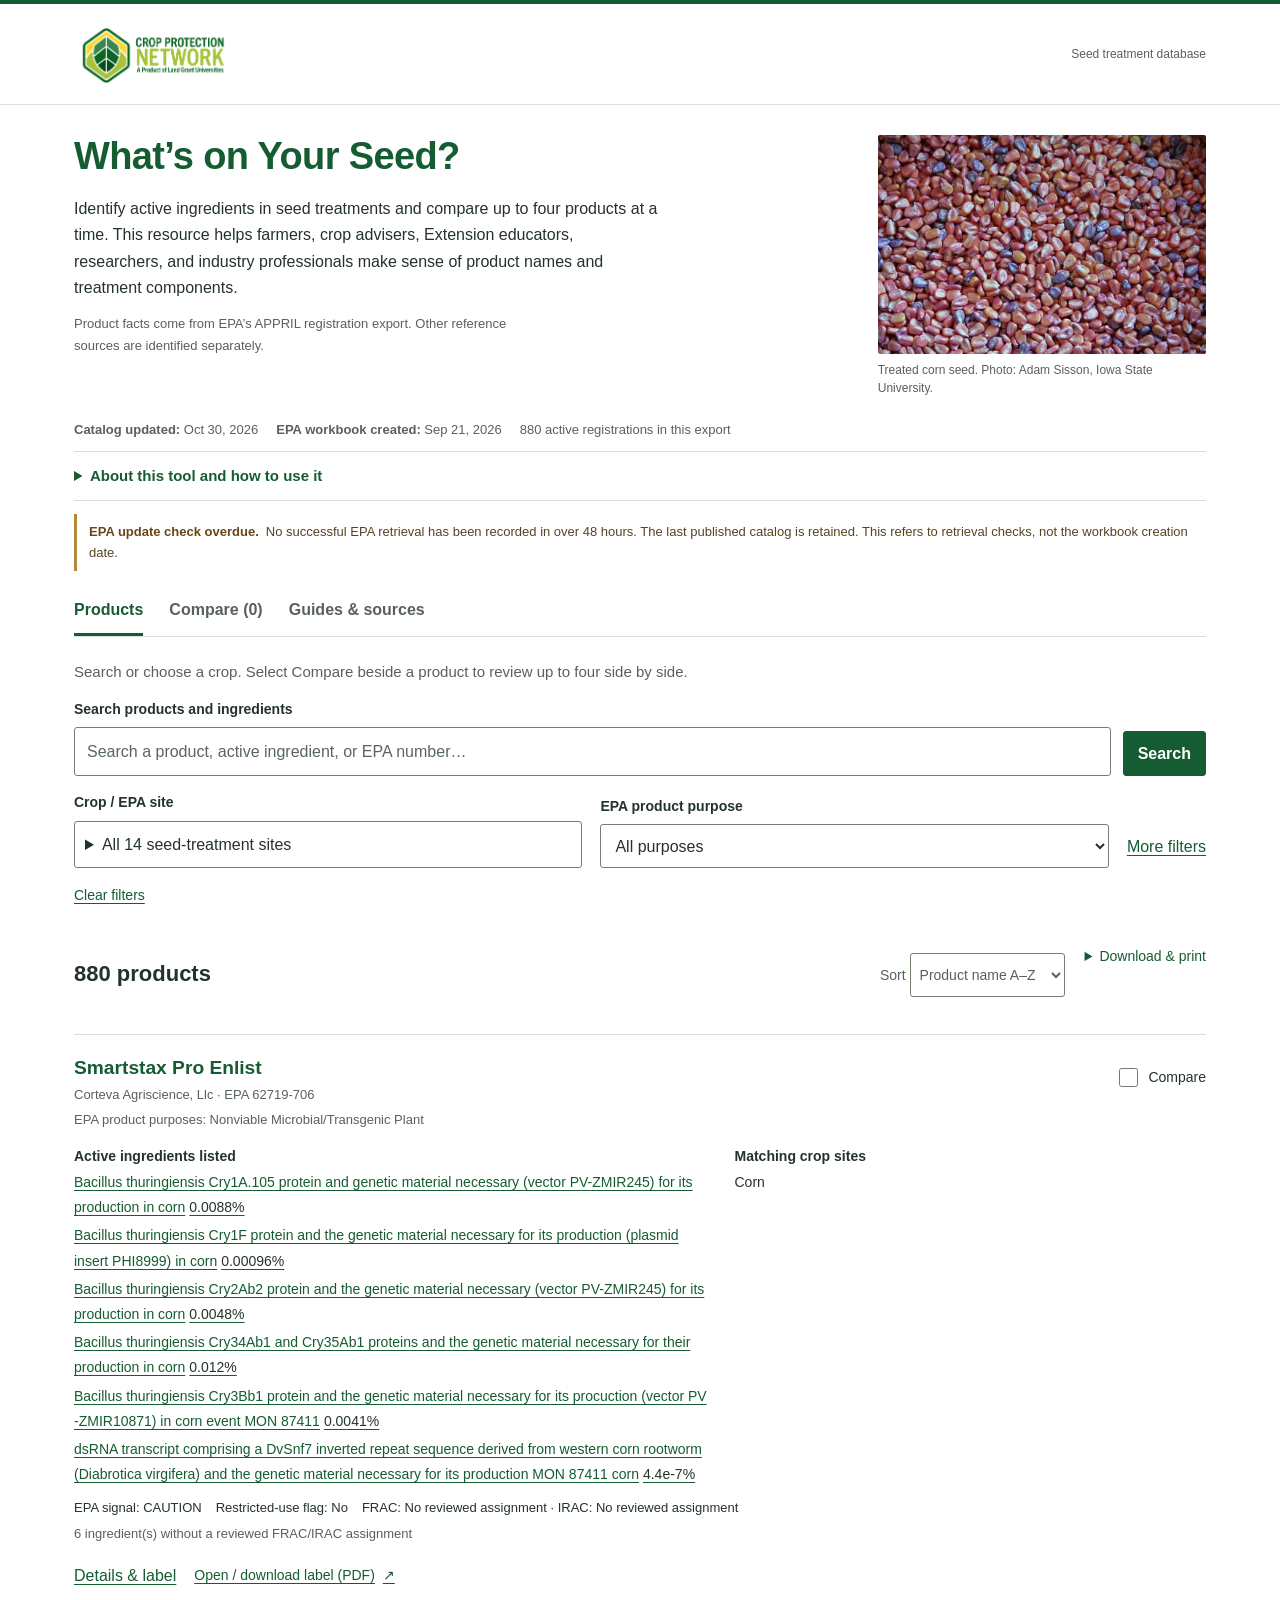
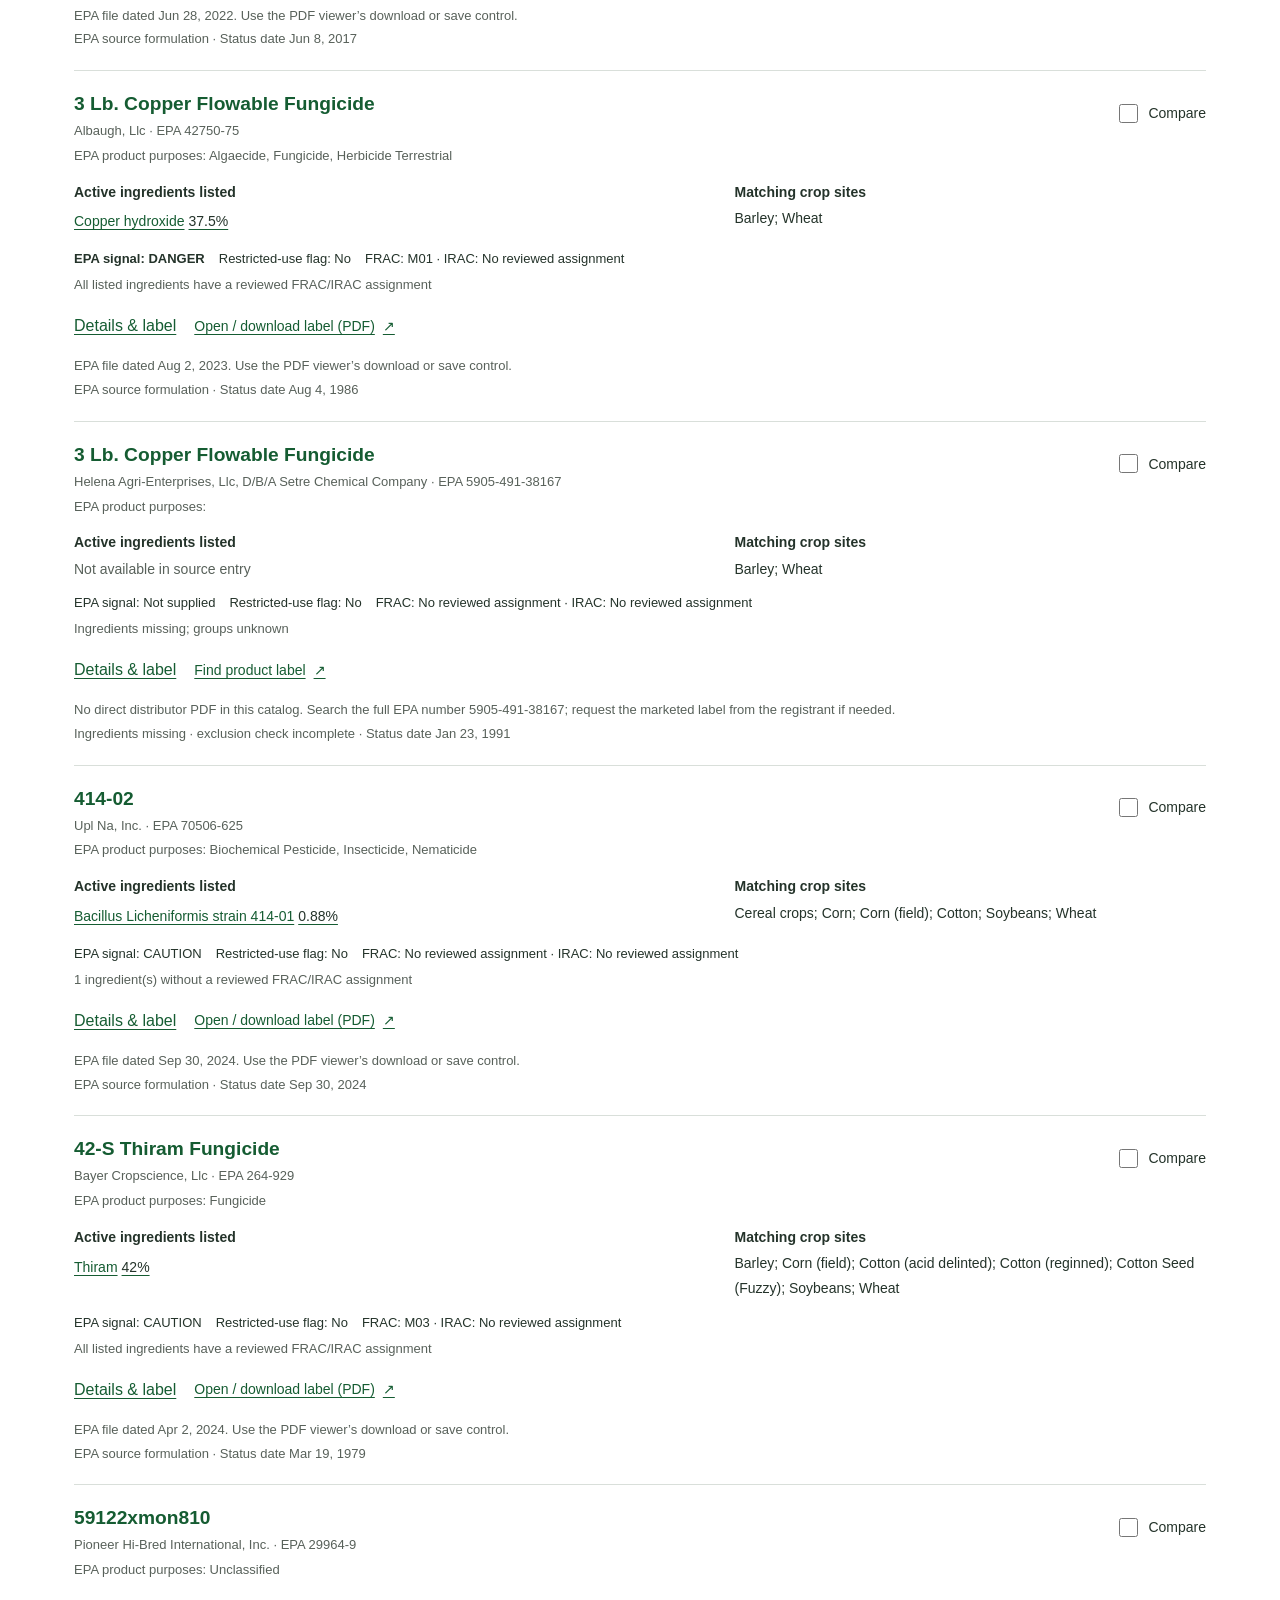
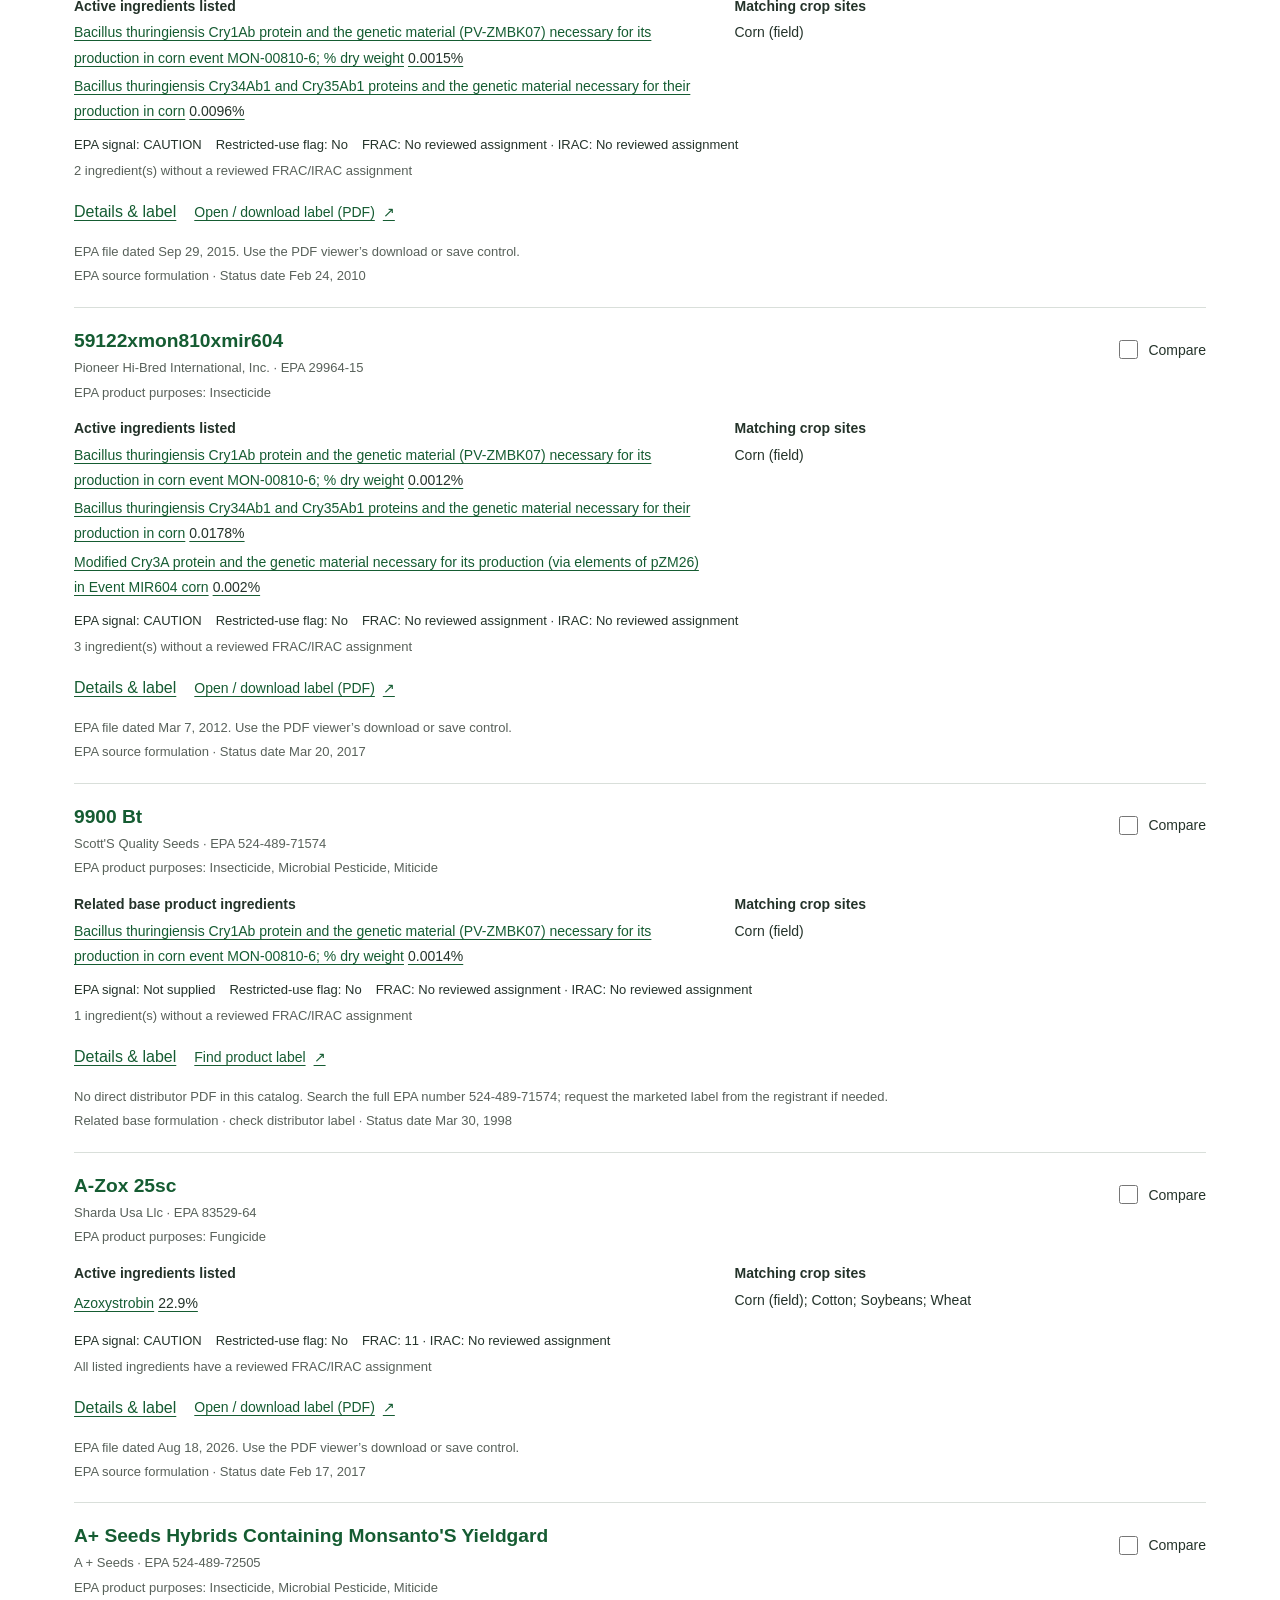
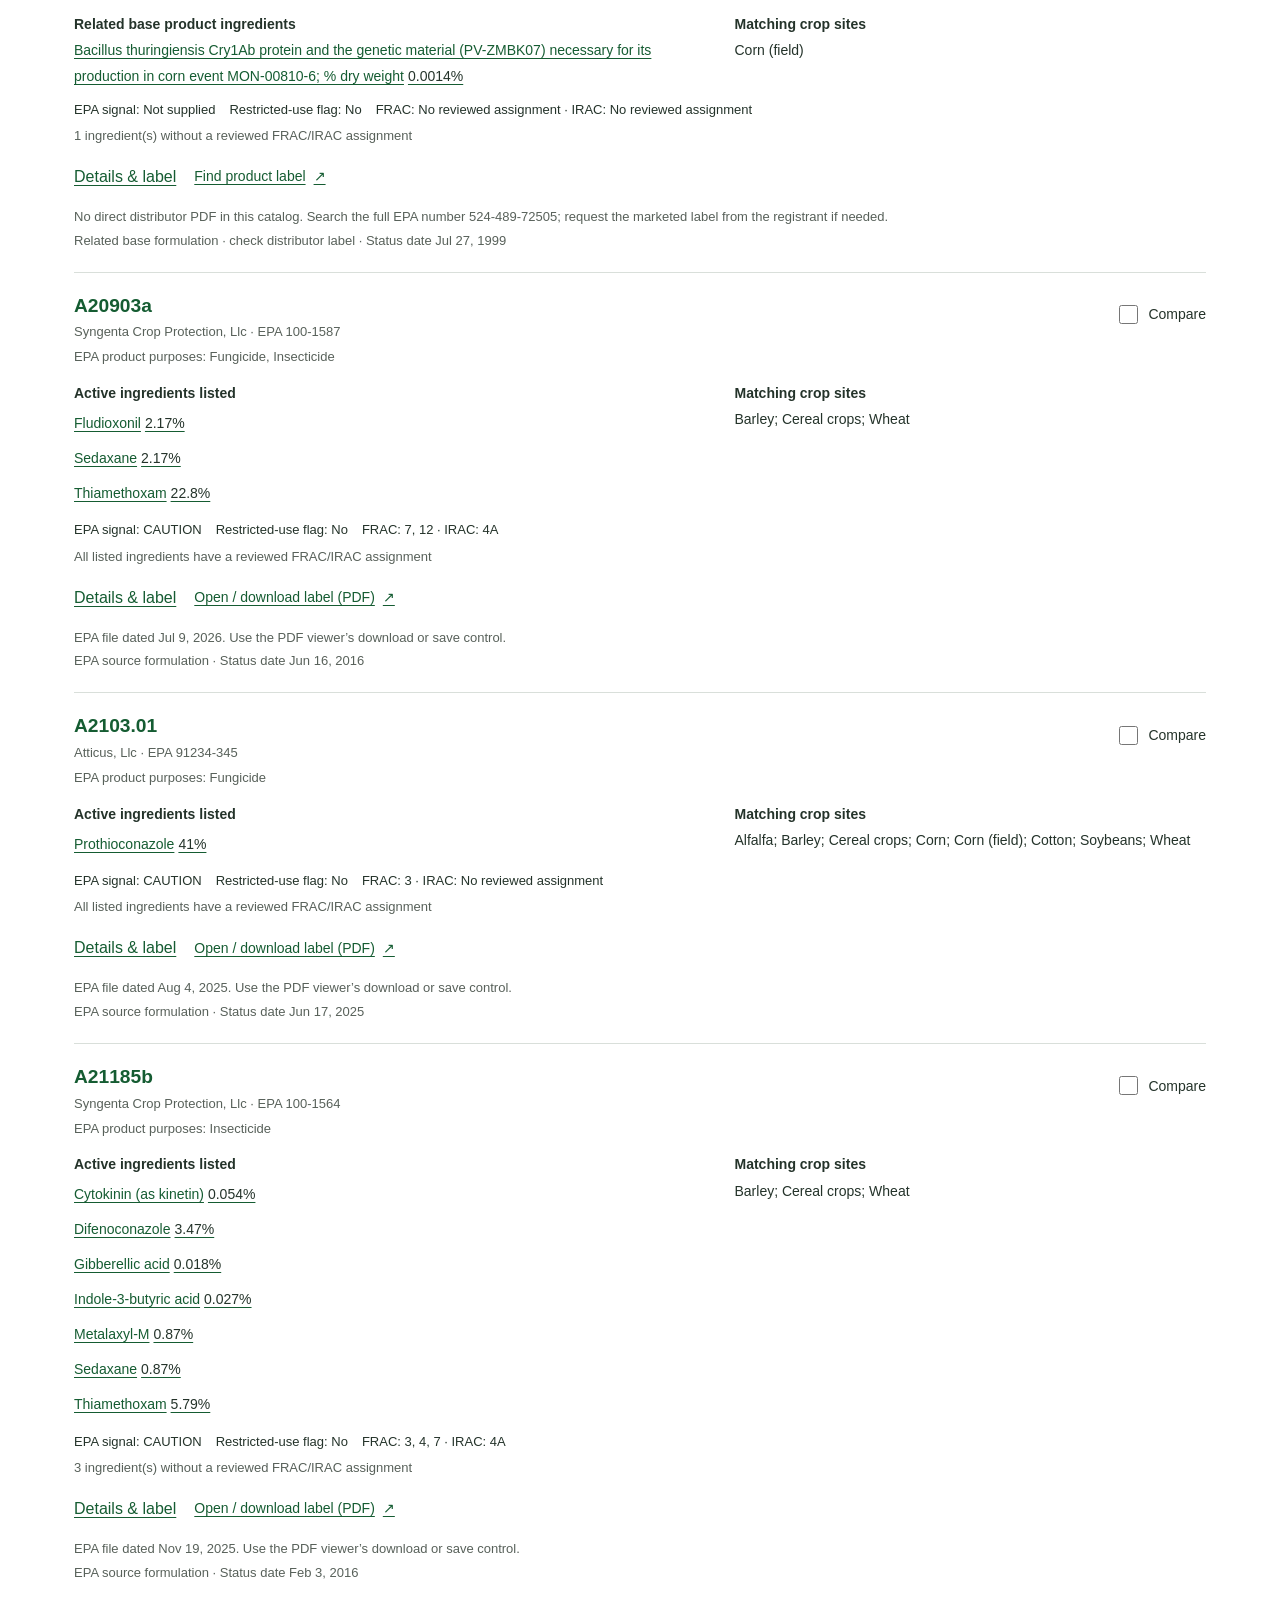
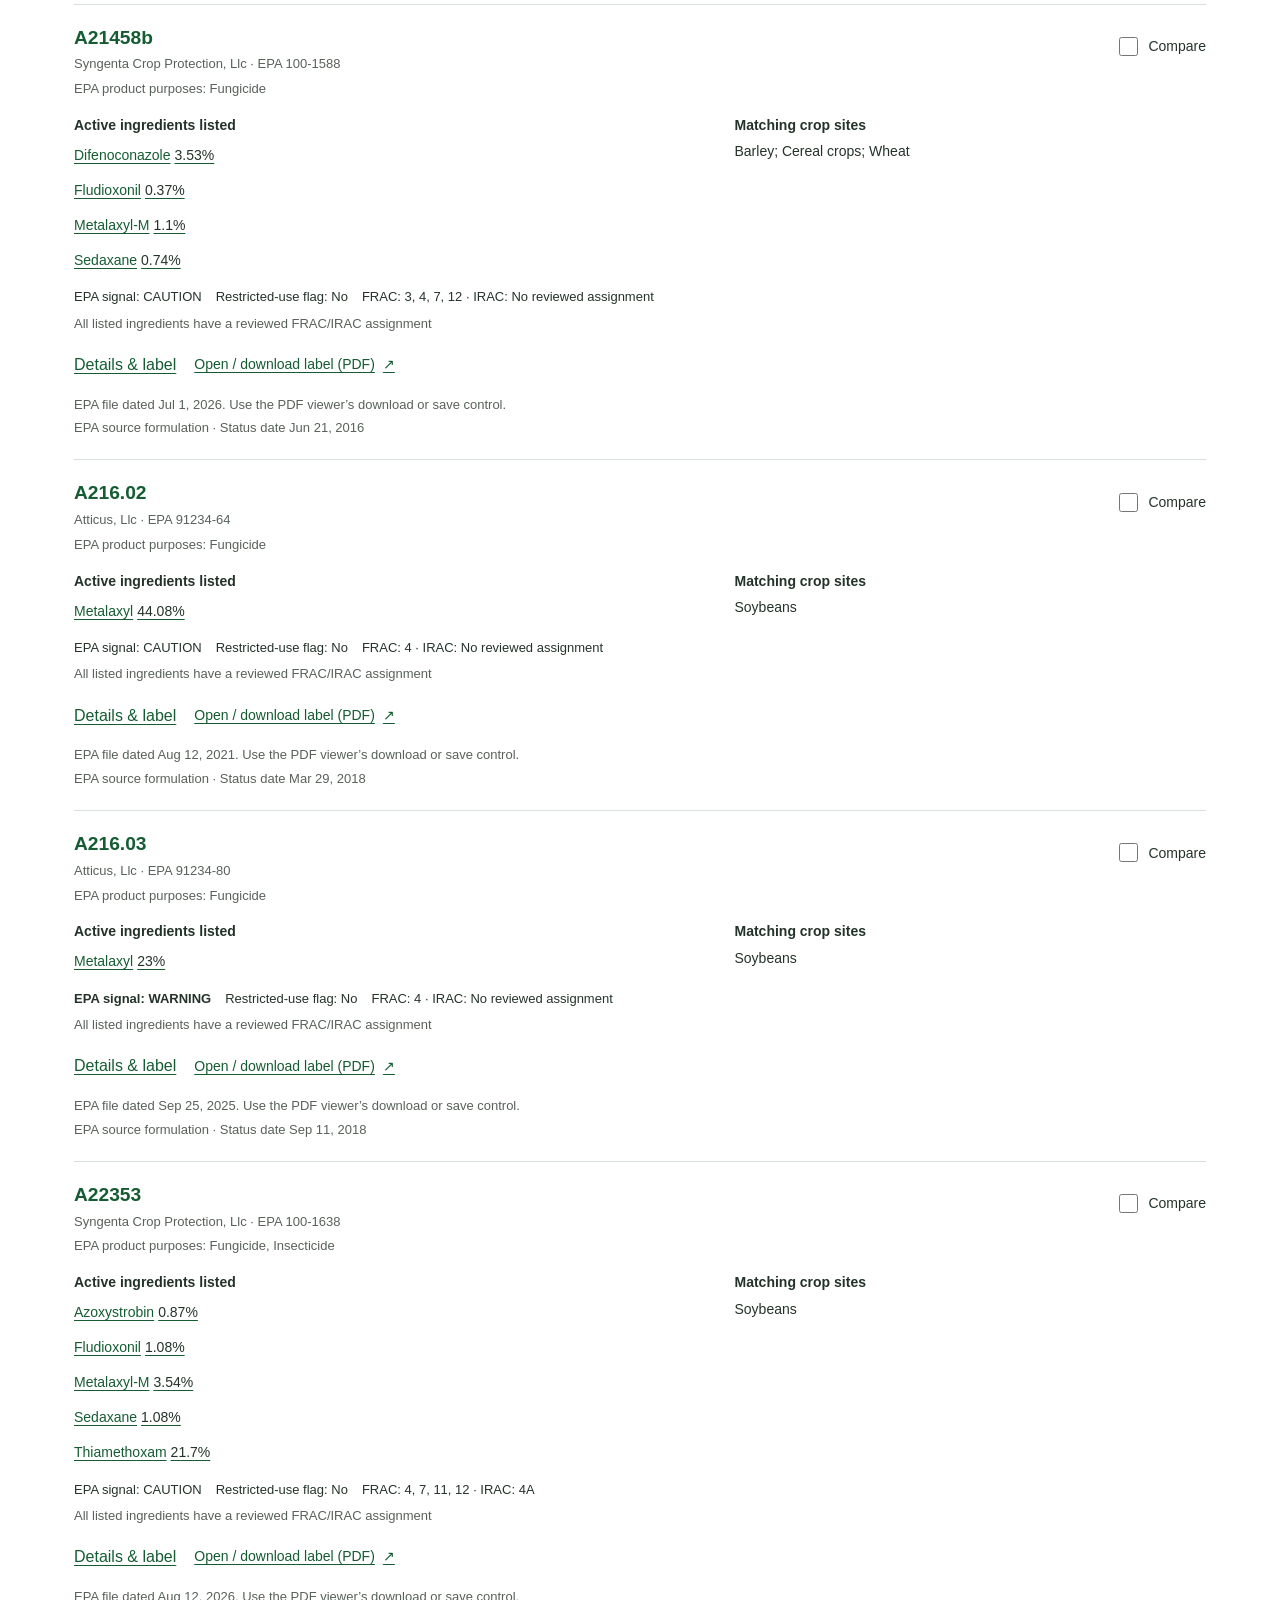
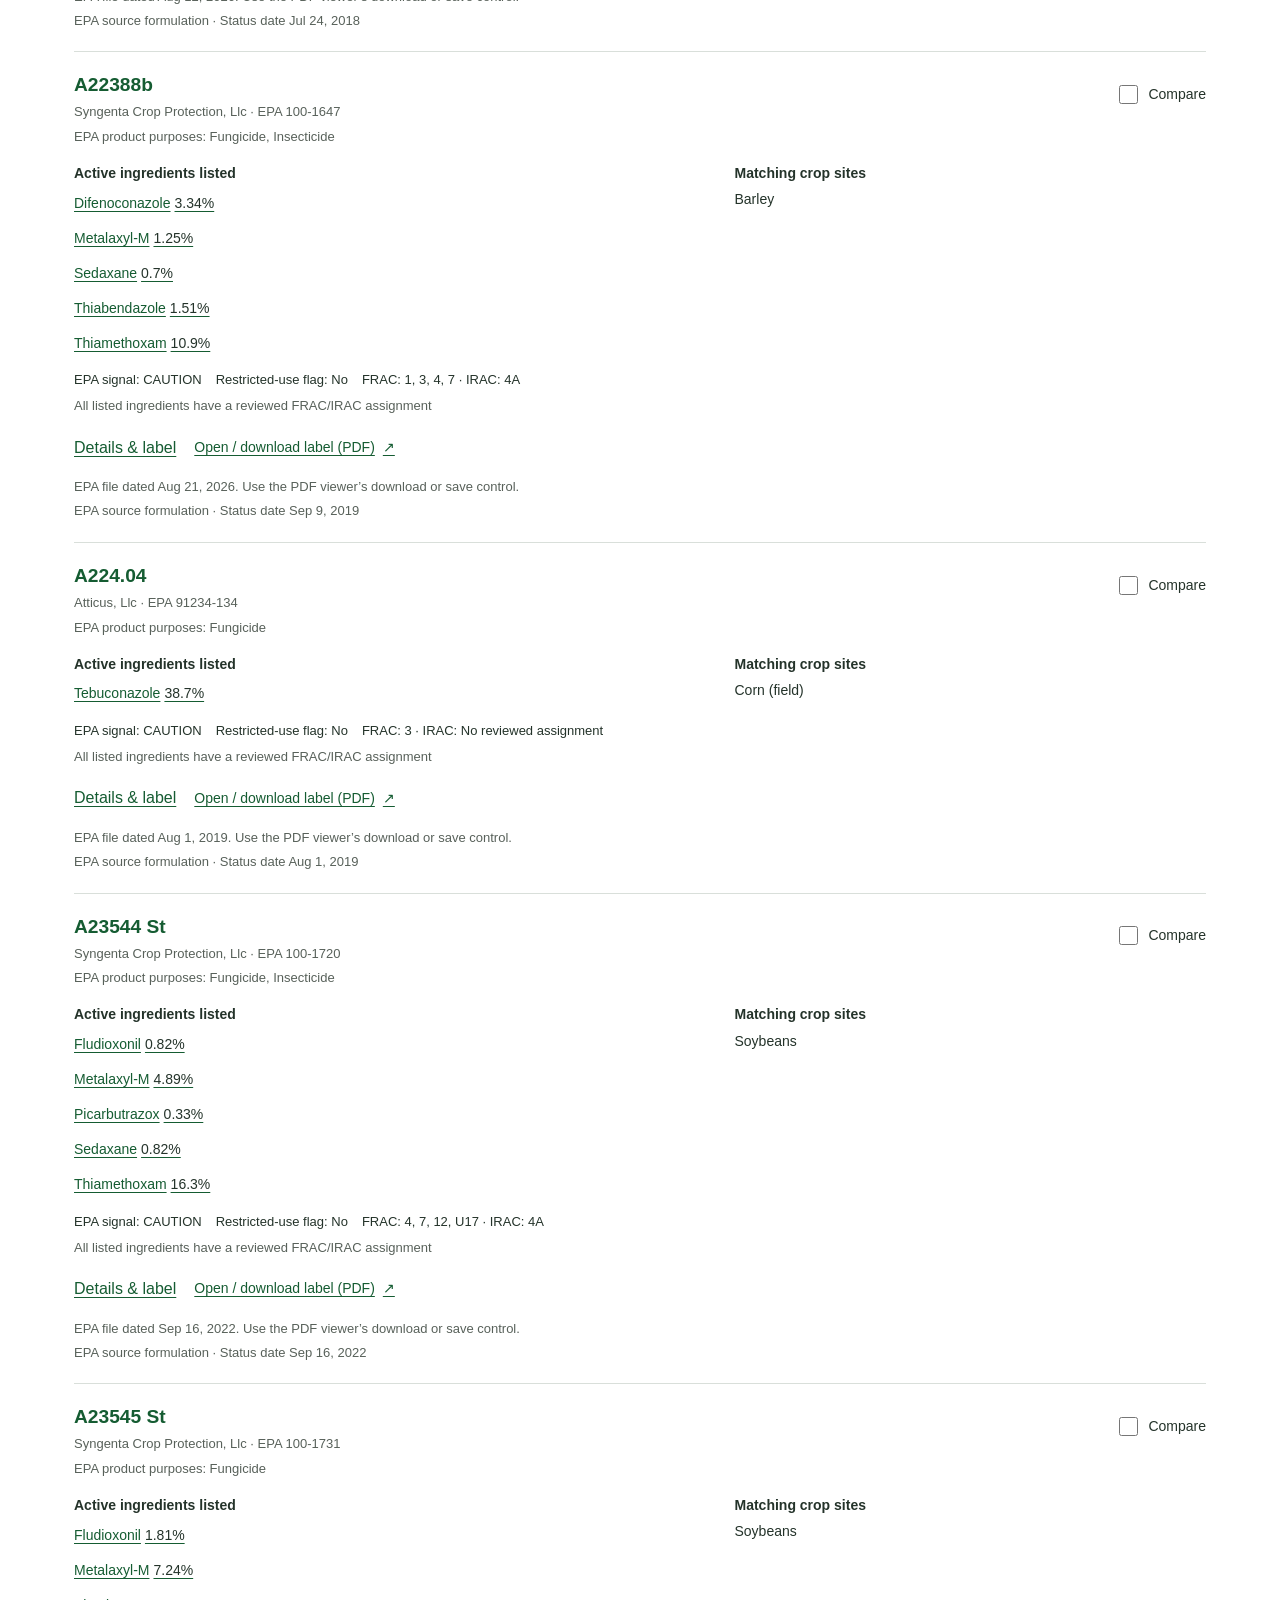
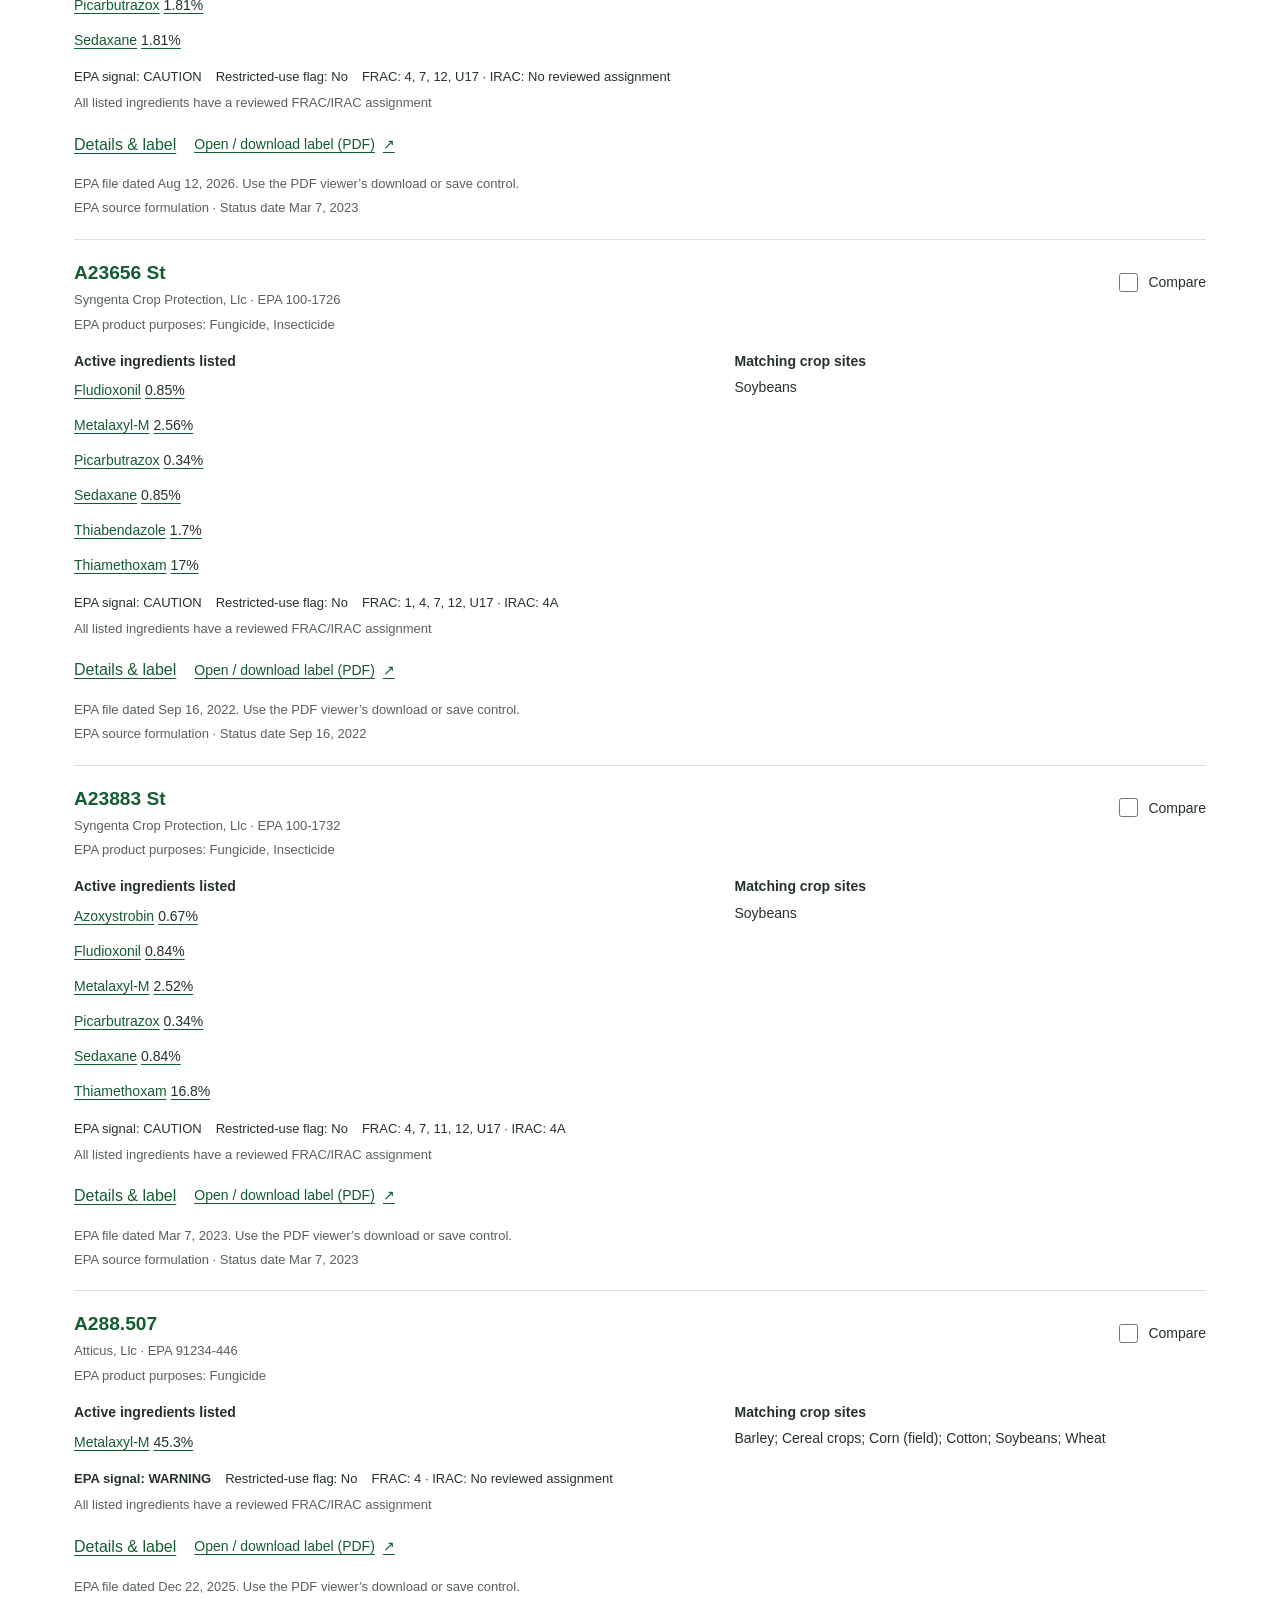
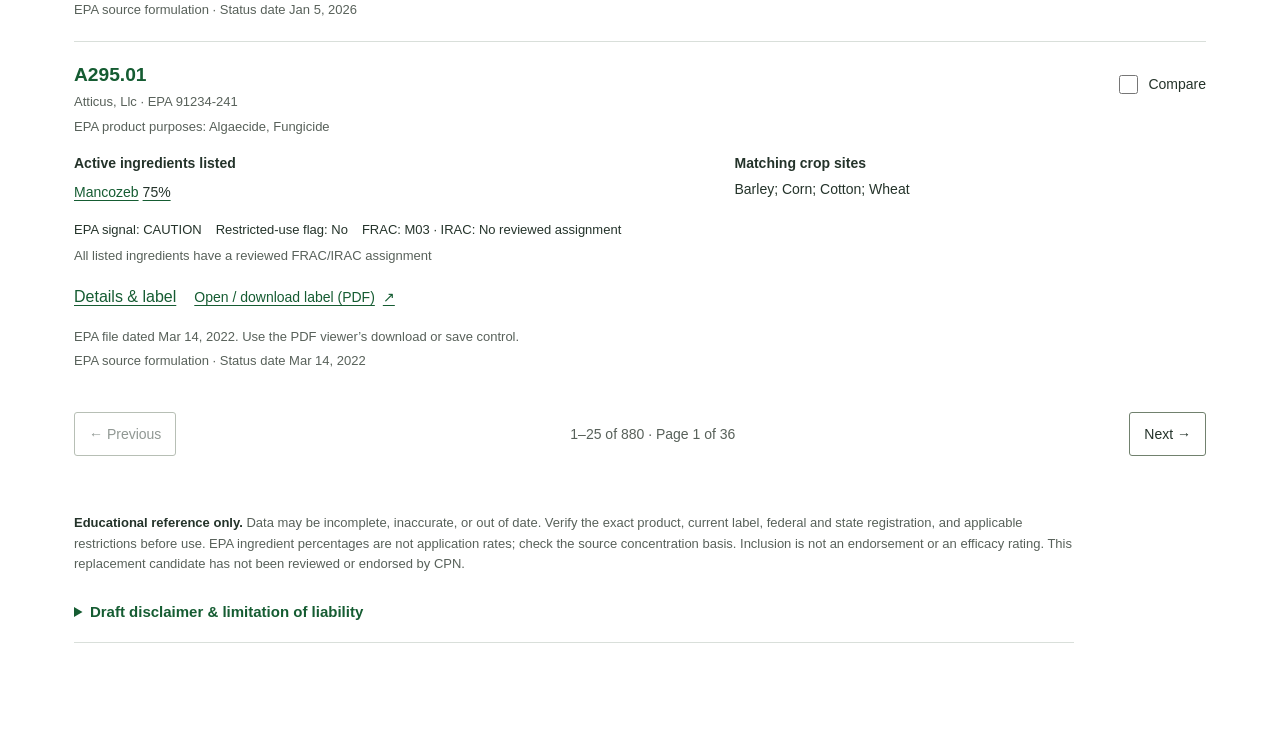
<file: seed-treatment-database/static/index.html>
<!doctype html>
<html lang="en"><head><meta charset="utf-8"><meta name="viewport" content="width=device-width,initial-scale=1"><title>What’s on Your Seed? | Crop Protection Network</title>
<style>
:root{--ink:#203527;--green:#0b6623;--green-dark:#084d1a;--accent:#a7c339;--yellow:#feda2f;--paper:#f7f8f4;--line:#dde3d6;--muted:#5b675e;--font-heading:"Roboto Condensed","Arial Narrow",Arial,sans-serif;--font-body:Arial,"Helvetica Neue",sans-serif;--white:#fff;--amber:#815514;--amberbg:#fff5df;--red:#9c4239}
*{box-sizing:border-box}
body{margin:0;color:var(--ink);background:var(--paper);font:15px/1.6 var(--font-body)}
button,input,select{font:inherit}
button,a,input,select,summary{outline-offset:4px}
button{cursor:pointer}
button:disabled{opacity:.5;cursor:default}
a{color:var(--green);text-underline-offset:3px}
button{border:1px solid var(--line);border-radius:8px;background:white;padding:9px 14px;color:var(--ink);font-weight:600}
button:hover:not(:disabled){background:#edf3df;border-color:#99b59e}
.solid{background:var(--green);color:white;border-color:var(--green)}
.solid:hover:not(:disabled){background:var(--green-dark);color:white}
.quiet{border:0;background:transparent;padding:6px 9px}
.small{font-size:12px}
.muted{color:var(--muted)}
.hide,[hidden]{display:none!important}
.shell{max-width:1280px;padding:0 32px;margin:auto}
header{background:white;border-top:5px solid var(--green);border-bottom:1px solid var(--line)}
.top{display:flex;align-items:center;justify-content:space-between;min-height:140px;gap:24px;padding-top:12px;padding-bottom:12px}
.brand{display:inline-flex;align-items:center;flex:0 1 336px;min-width:0}
.brand-logo{display:block;width:336px;max-width:100%;height:auto}
.tag{font-size:11px;font-weight:700;letter-spacing:1.2px;text-transform:uppercase;border-radius:3px;padding:9px 13px;background:#edf3df;color:var(--green);text-align:center}
.hero{background:var(--green);color:white;padding:44px 0 30px;border-bottom:6px solid var(--accent)}
.hero .shell{position:relative}
.hero small{color:var(--yellow);letter-spacing:1.8px;text-transform:uppercase;font-size:12px;font-weight:700}
.hero h1{font:700 clamp(36px,4.6vw,58px)/1.1 var(--font-heading);margin:12px 0 16px;letter-spacing:.2px}
.hero p{max-width:740px;color:#fff;margin:0;font-size:17px;line-height:1.65}
.hero-bottom{display:flex;gap:24px;margin-top:25px;font-size:12px;color:#f1f6e5}
.dot{display:inline-block;width:7px;height:7px;border-radius:50%;background:var(--accent);margin-right:7px}
.tabs{display:flex;gap:25px;padding-top:6px;border-bottom:1px solid var(--line);margin-bottom:24px}
.tabs button{border:0;border-radius:0;background:none;padding:17px 2px 13px;font:700 20px/1.4 var(--font-heading);border-bottom:4px solid transparent}
.tabs button[aria-selected=true]{border-bottom-color:var(--green);color:var(--green)}
.notice{border:1px solid #e7d5ae;background:var(--amberbg);color:#6e511f;border-radius:10px;padding:13px 17px;font-size:13px;margin-bottom:25px;display:flex;gap:12px;align-items:flex-start}
.notice strong{color:#684718}
.workspace{display:grid;grid-template-columns:255px 1fr;gap:30px}
.filter{border:1px solid var(--line);border-radius:6px;background:white;padding:19px;height:max-content}
.filter-title{display:flex;align-items:center;justify-content:space-between;margin-bottom:18px}
.filter h2{font:700 22px/1.25 var(--font-heading);margin:0;color:var(--green)}
.field{display:block;margin:18px 0}
.field>span,.field>label{display:block;font-size:12px;font-weight:650;margin-bottom:7px}
.field input,.field select{width:100%;padding:10px;border:1px solid #cad6c9;border-radius:7px;background:white;color:var(--ink);font-size:13px}
.field input:disabled{background:#f1f3ef}
.filter details{margin-top:18px;border-top:1px solid var(--line);padding-top:15px}
.filter summary{font-size:12px;font-weight:650;cursor:pointer}
.site-picker{border:1px solid #cad6c9;border-radius:7px;padding:9px;margin:0!important}
.site-picker summary{font-size:13px}
.site-options{max-height:300px;overflow:auto;padding-top:12px}
.check{display:flex;gap:8px;align-items:flex-start;padding:6px 0;font-size:12px}
.check input{accent-color:var(--green);margin-top:4px;flex:none;width:15px;height:15px}
.side-note{font-size:11px;color:var(--muted);border-top:1px solid var(--line);padding-top:16px;margin-top:20px}
.search{position:relative;flex:1}
.search span{position:absolute;left:14px;top:11px;font-size:21px;color:#75847a}
.search input{width:100%;border:1px solid #cad6c9;border-radius:9px;padding:13px 14px 13px 42px;background:white;color:var(--ink)}
.toolbar{display:flex;gap:12px;align-items:center}
.result-heading{display:flex;justify-content:space-between;align-items:center;margin:20px 0 14px;gap:12px}
.result-heading h2{margin:0;font:700 21px/1.3 var(--font-heading)}
.result-heading select{border:0;background:none;color:var(--muted);font-size:12px;padding:5px;max-width:160px}
.applied{display:flex;flex-wrap:wrap;gap:7px;margin-bottom:12px}
.chip{display:inline-block;font-size:11px;background:#edf3df;border:1px solid #dbe6d3;border-radius:30px;padding:4px 9px;white-space:nowrap}
.chip.blue{background:#eef2fb;border-color:#dbe4f3;color:#3c567f}
.chip.amber{background:var(--amberbg);border-color:#eed9b5;color:var(--amber)}
.product{background:white;border:1px solid var(--line);border-radius:6px;margin-bottom:12px;overflow:hidden;transition:box-shadow .15s}
.product:hover{box-shadow:0 3px 13px #23422b09}
.product.selected{border-color:#6c9564;box-shadow:0 0 0 1px #6c9564}
.product-top{display:flex;padding:18px 20px 12px;justify-content:space-between;gap:18px}
.product h3{margin:0;font:700 23px/1.25 var(--font-heading);color:var(--green);overflow-wrap:anywhere}
.product-name{padding:0;border:0;background:none;text-align:left;font:inherit;letter-spacing:inherit}
.product-name:hover:not(:disabled){background:none;text-decoration:underline;text-underline-offset:4px}
.product-sub{font-size:12px;color:var(--muted);margin-top:4px}
.product-main{padding:0 20px 15px;display:grid;grid-template-columns:1fr 180px;gap:20px}
.eyebrow{font-size:10px;letter-spacing:.8px;font-weight:650;color:var(--muted);text-transform:uppercase;margin:7px 0}
.ingredients{display:flex;flex-wrap:wrap;gap:6px}
.ingredient-pill{font-size:12px;padding:5px 9px;border:1px solid var(--line);border-radius:6px;background:#f6f8ef}
.ingredient-pill .pct{color:var(--muted);margin-left:6px;font-variant-numeric:tabular-nums}
.crop-text{font-size:12px}
.product-bottom{border-top:1px solid #edf0e9;padding:10px 20px;display:flex;justify-content:space-between;align-items:center;gap:10px;font-size:11px;color:var(--muted);background:#fafbf7}
.comparecheck{display:flex;gap:7px;align-items:center;font-size:12px;white-space:nowrap;cursor:pointer}
.comparecheck input{accent-color:var(--green);width:16px;height:16px}
.empty{background:white;border:1px dashed #c0cfbd;padding:50px 24px;text-align:center;border-radius:10px}
.empty h3{margin:0 0 8px}
.disclaimer{font-size:12px;color:var(--muted);padding:24px 0 110px;max-width:1000px}
.disclaimer strong{color:var(--ink)}
.comparebar{position:fixed;bottom:20px;left:50%;transform:translateX(-50%);width:min(850px,calc(100% - 36px));background:var(--green-dark);color:white;box-shadow:0 10px 40px #122b3330;border-radius:6px;display:flex;align-items:center;gap:14px;padding:14px 20px;z-index:10}
.comparebar .summary{flex:1;font-size:12px}
.comparebar b{font-size:14px;display:block;margin-bottom:2px}
.comparebar button{background:var(--accent);border:0;color:var(--green-dark)}
.comparebar .quiet{background:transparent;color:white}
.introline{display:flex;justify-content:space-between;gap:20px;align-items:center;margin:0 0 24px}
.introline h2{margin:0;font:700 32px/1.25 var(--font-heading)}
.introline p{color:var(--muted);font-size:13px;margin:8px 0}
.ingredient-grid{display:grid;grid-template-columns:repeat(3,1fr);gap:17px}
.ingredient-card{background:white;border:1px solid var(--line);border-radius:6px;padding:22px}
.ingredient-card h3{font:700 24px/1.25 var(--font-heading);color:var(--green);margin:12px 0 2px}
.ingredient-card p{font-size:13px;color:var(--muted)}
.ingredient-card .classification{font-weight:600;color:var(--ink);min-height:38px}
.ingredient-card footer{border-top:1px solid var(--line);margin-top:18px;padding-top:13px;display:flex;justify-content:space-between;align-items:center;font-size:12px}
.data-grid{display:grid;grid-template-columns:1fr 1fr;gap:20px}
.panel{background:white;border:1px solid var(--line);border-radius:6px;padding:25px}
.panel h3{margin:0 0 12px;font:700 25px/1.25 var(--font-heading);color:var(--green)}
.panel p,.panel li{font-size:13px;color:var(--muted)}
.panel li{margin-bottom:9px}
.panel dl{display:grid;grid-template-columns:1fr 1fr;gap:10px;font-size:13px}
.panel dt{color:var(--muted)}
.panel dd{margin:0;font-weight:600}
.full{grid-column:1/-1}
dialog{border:0;border-radius:8px;max-width:1100px;width:calc(100% - 38px);padding:0;color:var(--ink);box-shadow:0 20px 90px #10302340;max-height:90vh}
dialog::backdrop{background:#092b24aa}
dialog .dialog-head{padding:23px 28px;border-bottom:1px solid var(--line);display:flex;justify-content:space-between;align-items:center;gap:20px}
dialog h2{margin:0;font:700 32px/1.25 var(--font-heading)}
dialog .dialog-body{padding:24px 28px}
dialog .dialog-foot{padding:18px 28px;border-top:1px solid var(--line);display:flex;justify-content:space-between;gap:12px;font-size:12px}
.table-scroll{overflow:auto}
table{border-collapse:collapse;width:100%;font-size:13px}
th,td{padding:13px 16px;border-bottom:1px solid var(--line);vertical-align:top;text-align:left}
th{background:#eef3e8;font-weight:600}
td ul{padding-left:16px;margin:0}
td .chip{margin:2px}
.compare-table{table-layout:fixed;min-width:600px}
.compare-table th:first-child{width:160px}
.comparison-name{font-size:15px;display:block;margin-bottom:6px}
.shared{border:1px solid #adc69c;border-radius:7px;background:#edf5e4;padding:11px 14px;margin:10px 0 20px;font-size:12px}
.details-grid{display:grid;grid-template-columns:1.5fr 1fr;gap:25px}
.details-grid h3{font:700 22px/1.3 var(--font-heading);color:var(--green);margin:0 0 12px}
.details-grid dl{font-size:13px}
.details-grid dt{color:var(--muted);margin-top:12px}
.details-grid dd{margin:3px 0}
.links{display:flex;flex-wrap:wrap;gap:10px;margin-top:20px}
.toast{position:fixed;bottom:105px;left:50%;transform:translateX(-50%);background:var(--green-dark);color:white;padding:10px 20px;border-radius:8px;z-index:100;font-size:13px}
.mobile-filters{display:none}
.syncbadge{font-size:12px}
.print-only{display:none}
a:focus-visible,button:focus-visible,input:focus-visible,select:focus-visible,summary:focus-visible{outline:3px solid #0b6623}
.jump{position:absolute;left:16px;top:-100px;background:white;padding:10px;z-index:50}
.jump:focus{top:10px}

@media(max-width:1000px){.shell{padding:0 25px}
.workspace{grid-template-columns:220px 1fr;gap:20px}
.product-main{grid-template-columns:1fr}
.product-main>div:last-child{display:none}
.ingredient-grid{grid-template-columns:1fr 1fr}
.product-top{gap:10px}
.product-top>.chips{display:none}
}

@media(max-width:700px){.shell{padding:0 17px}
.top{min-height:104px;gap:10px;padding-top:10px;padding-bottom:10px}
.brand{flex-basis:270px}
.brand-logo{width:270px}
.top .tag{max-width:118px;font-size:9px;padding:7px 9px;letter-spacing:.6px}
.hero{padding:30px 0}
.hero p{font-size:14px}
.hero-bottom{gap:14px;flex-wrap:wrap}
.tabs{gap:22px;overflow:auto;white-space:nowrap}
.tabs button{font-size:18px}
.workspace{display:block}
.filter{margin-bottom:17px;display:none}
.filter.open{display:block}
.mobile-filters{display:inline-block}
.toolbar{flex-wrap:wrap}
.search{min-width:220px}
.toolbar>.export{display:none}
.product h3{font-size:22px}
.product-top{padding:16px 15px 10px}
.product-main{padding:0 15px 13px}
.product-bottom{padding:10px 15px}
.product-bottom>.muted{max-width:58%}
.ingredient-grid,.data-grid,.details-grid{grid-template-columns:1fr}
.introline{display:block}
.introline .search{margin-top:15px}
.full{grid-column:auto}
.comparebar{padding:12px 14px;gap:7px}
.comparebar .summary span{display:none}
.comparebar .quiet{font-size:11px}
.comparebar button{font-size:12px}
.dialog-head h2{font-size:23px}
dialog .dialog-body{padding:18px}
dialog .dialog-head,dialog .dialog-foot{padding:17px}
.notice{font-size:12px}
.tag{font-size:9px}
.result-heading{align-items:flex-start}
}

@media print{body{background:white;font-size:10pt}
.top,.hero,.tabs,.notice,.workspace,.ingredient-grid,.data-grid,.disclaimer,.comparebar,.toast,.introline{display:none!important}
body:has(dialog[open])>header,body:has(dialog[open])>main{display:none!important}
dialog[open]{display:block;position:static;width:100%;max-width:none;max-height:none;overflow:visible;box-shadow:none}
dialog .dialog-head button,dialog .dialog-foot button{display:none}
.table-scroll{overflow:visible}
.compare-table{min-width:0;font-size:9pt}
th,td{padding:8px}
.print-only{display:block}
.shared{background:white}
a{color:black}
}

.ingredient-pill{max-width:100%;white-space:normal;text-align:left;overflow-wrap:anywhere}
.ingredient-card h3{overflow-wrap:anywhere}
.pager{display:flex;justify-content:space-between;align-items:center;gap:12px;margin:20px 0}
.pager span{font-size:12px;color:var(--muted)}
.metrics{display:flex;flex-wrap:wrap;gap:15px;margin:18px 0}
.metrics strong{font:700 34px/1.2 var(--font-heading);color:var(--green);display:block}
.metrics>div{background:#edf3df;border-radius:10px;padding:12px 18px}
.metrics small{font-size:11px}

@media(max-width:420px){.top{flex-direction:column;align-items:flex-start;gap:0;padding-top:8px;padding-bottom:14px}.brand{flex-basis:auto;width:252px}.brand-logo{width:252px}.top .tag{max-width:none;text-align:left}.hero{padding-top:30px}.hero h1{font-size:38px}.hero-bottom{gap:10px 18px}.tabs{gap:18px}}
.safety-strip{padding:0 20px 16px;display:flex;flex-wrap:wrap;gap:7px;align-items:center;font-size:12px}
.safety-badge{border:1px solid #b2b8af;background:#f5f5f0;border-radius:4px;padding:4px 8px;font-weight:600}
.safety-badge.danger{color:#8b1e13;background:#fff0ed;border-color:#cb736b}
.safety-badge.warning{color:#764100;background:#fff5df;border-color:#bf9958}
.safety-panel{background:#fffaf0;border-left:4px solid #b9801c;padding:16px 20px;margin:0 0 22px}
.safety-panel h3{margin:0 0 8px;font:700 23px var(--font-heading)}
.safety-panel p,.guide-note{font-size:13px}
.guide-grid{display:grid;grid-template-columns:1fr 1fr;gap:20px;margin-bottom:24px}
.guide-table{min-width:650px}
.guide-action{display:inline-block;padding:11px 17px;border:1px solid var(--green);border-radius:5px;font-weight:600;color:var(--green);text-decoration:none;background:white}
@media(max-width:700px){.guide-grid{grid-template-columns:1fr}.safety-strip{padding-left:15px;padding-right:15px}.guide-action{margin:10px 0}}

/* The matrix shares product selections and remains usable without a dialog. */
.matrix-heading{display:flex;align-items:flex-start;justify-content:space-between;gap:20px;margin-bottom:20px}
.matrix-heading h2{font:700 32px/1.2 var(--font-heading);margin:0;color:var(--green)}
.matrix-actions{display:flex;gap:8px;flex-wrap:wrap}
.matrix-selection{display:grid;grid-template-columns:repeat(4,minmax(0,1fr));gap:12px;margin:20px 0}
.matrix-slot{border:1px dashed #c0cfbd;border-radius:6px;padding:15px;background:#f0f4e9;min-width:0}
.matrix-slot.filled{border-style:solid;border-top:4px solid var(--green);background:white;padding-top:12px}
.matrix-slot h3{font:700 22px/1.2 var(--font-heading);margin:6px 0;overflow-wrap:anywhere}
.matrix-slot p{font-size:12px;margin:5px 0;color:var(--muted)}
.matrix-controls{display:grid;grid-template-columns:minmax(150px,1fr) minmax(180px,1.4fr) auto;gap:12px;align-items:end;background:white;border:1px solid var(--line);padding:18px;border-radius:6px}
.matrix-controls .field{margin:0;min-width:0}
.matrix-controls select{max-width:100%}
.matrix-controls button{margin-bottom:1px}
.matrix-context{border-left:4px solid var(--accent);padding:10px 16px;margin:18px 0;background:#edf3df;font-size:12px}
.matrix-scroll{overflow:auto;max-height:75vh;border:1px solid var(--line);border-radius:6px;background:white}
.matrix-table{width:100%;table-layout:fixed;border-collapse:separate;border-spacing:0;font-size:12px;min-width:calc(200px + var(--matrix-columns,4)*220px)}
.matrix-table caption{text-align:left;padding:12px;background:#f0f4e9;color:var(--muted)}
.matrix-table th,.matrix-table td{padding:14px;vertical-align:top;overflow-wrap:anywhere;border-bottom:1px solid var(--line);border-right:1px solid var(--line)}
.matrix-table thead th{position:sticky;top:0;z-index:3;background:var(--green-dark);color:white}
.matrix-table tr>th:first-child{width:200px;position:sticky;left:0;z-index:1;background:#f3f6ef;text-align:left}
.matrix-table thead tr>th:first-child{z-index:4;background:var(--green-dark)}
.matrix-table .matrix-section th{background:#dfe9d1;position:static;color:var(--green-dark);font-size:14px}
.matrix-table .comparison-name{display:block;font:700 22px/1.2 var(--font-heading);margin-bottom:6px}
.matrix-pests summary{cursor:pointer;font-weight:600}
.matrix-pests p{max-height:240px;overflow:auto;white-space:pre-wrap}
@media(max-width:850px){.matrix-heading{display:block}.matrix-actions{margin-top:14px}.matrix-selection{grid-template-columns:repeat(2,minmax(0,1fr))}.matrix-controls{grid-template-columns:1fr 1fr}.matrix-table tr>th:first-child{width:160px}.matrix-table{min-width:calc(160px + var(--matrix-columns,4)*210px)}}
@media(max-width:500px){.matrix-controls{grid-template-columns:minmax(0,1fr)}.matrix-heading h2{font-size:27px}.matrix-table tr>th:first-child{width:135px}.matrix-table{min-width:calc(135px + var(--matrix-columns,4)*210px)}}
@media print{
 @page{size:landscape;margin:10mm}
 .matrix-heading h2{font-size:21pt}.matrix-heading{display:block}
 .matrix-actions,.matrix-selection,.matrix-controls,#matrix-matches,#matrix-count{display:none!important}
 .matrix-context{padding:7px;border:1px solid #aaa;font-size:8pt}
 .matrix-scroll{overflow:visible;max-height:none;border:0}
 .matrix-table{min-width:0!important;width:100%;font-size:8pt;table-layout:fixed}
 .matrix-table th,.matrix-table td{position:static!important;padding:6px;color:black!important;background:white!important}
 .matrix-table tr>th:first-child{width:17%}.matrix-table .comparison-name{font-size:12pt}
 .matrix-table .matrix-section th{border-top:2px solid black}.matrix-table tr{break-inside:avoid}
 .matrix-table thead{display:table-header-group}.matrix-pests p{max-height:none;overflow:visible}
 .shell{padding:0;max-width:none}#matrix-body button{display:none}
}

/* Accessibility: readable controls, clear focus, reflow, and user preferences. */
:root{--control-border:#71816e;--comparison-clearance:0px}
html{scroll-padding-block:1rem calc(var(--comparison-clearance) + 1rem)}
body{font-size:1rem;padding-bottom:var(--comparison-clearance)}
body:has(dialog[open]){overflow:hidden}
.sr-only{position:absolute!important;width:1px!important;height:1px!important;padding:0!important;margin:-1px!important;overflow:hidden!important;clip-path:inset(50%)!important;white-space:nowrap!important;border:0!important}
:where(a,button,input,select,summary,[tabindex]){scroll-margin-block:1rem calc(var(--comparison-clearance) + 1rem)}
:where(a,button,input,select,summary,[tabindex]):focus-visible{outline:3px solid #084d1a;outline-offset:3px;box-shadow:0 0 0 6px #fff}
#count:focus,#filter-title:focus,#matrix-title:focus,#dialog-title:focus{outline:3px solid #084d1a;outline-offset:3px}
.jump{top:0;transform:translateY(-150%);font-size:1rem;border:2px solid var(--green);border-radius:4px;max-width:calc(100% - 32px)}
.jump:focus{top:10px;transform:none}
button,input:not([type=checkbox]),select,.guide-action{min-height:44px}
button{border-color:var(--control-border)}
.solid{border-color:var(--green)}
button,input,select,summary{touch-action:manipulation}
input:not([type=checkbox]),select{max-width:100%;min-width:0}
.field input,.field select,.search input,.site-picker{border-color:var(--control-border);font-size:1rem}
input::placeholder{color:#59665d;opacity:1}
.field-error{color:#8b1e13;font-size:.875rem;font-weight:700}
input[aria-invalid=true]{border:2px solid #8b1e13}
.small,.field>span,.field>label,.filter summary,.check,.side-note,.product-sub,.chip,.ingredient-pill,.crop-text,.product-bottom,.comparecheck,.comparebar .summary,.comparebar b,.ingredient-card p,.ingredient-card footer,.panel p,.panel li,.panel dl,.details-grid dl,.disclaimer,.toast,.notice,.pager span,.metrics small,.safety-strip,.safety-panel p,.guide-note,.matrix-slot p,.matrix-context,.syncbadge{font-size:.875rem}
.eyebrow{font-size:.8125rem;letter-spacing:.04em}
.hero small,.hero-bottom{font-size:.875rem}
.hero p{font-size:1.0625rem}
.hero h1{font-size:clamp(2.25rem,4.6vw,3.625rem)}
.tag{font-size:.75rem}
.tabs{flex-wrap:wrap;gap:8px 24px;overflow:visible;white-space:normal}
.tabs button{font-size:1.25rem;padding-inline:4px}
.tabs button[aria-selected=true]{font-weight:800}
.search label{display:block;font-size:.875rem;font-weight:700;margin-bottom:6px}
.search span{top:auto;bottom:9px;pointer-events:none}
.search input{padding-block:12px}
.toolbar{align-items:flex-end;flex-wrap:wrap}
.search{min-width:min(100%,220px)}
.result-heading{flex-wrap:wrap}
.result-heading select{font-size:.875rem;border:1px solid var(--control-border);border-radius:6px;background:white;max-width:100%}
.workspace>*,.product-top>*,.product-main>*,.data-grid>*,.details-grid>*,.matrix-heading>*,.matrix-controls>*{min-width:0}
.product-top{flex-wrap:wrap}
.product-top>.chips{display:flex;flex-wrap:wrap;gap:6px}
.product-main{grid-template-columns:minmax(0,1fr) minmax(140px,180px)}
.product-main>div:last-child{display:block}
.product-name{color:var(--green);min-height:44px}
button.ingredient-pill{border-color:var(--control-border)}
.product-bottom{flex-wrap:wrap}
.product-bottom>.muted{max-width:100%;flex:1 1 220px}
.check,.comparecheck{min-height:44px;cursor:pointer}
.check{align-items:center}
.check input,.comparecheck input{width:22px;height:22px;margin:0;flex-shrink:0}
.comparecheck{gap:10px;padding:6px 2px;white-space:normal}
.filter summary,.matrix-pests summary{min-height:44px;padding-block:10px}
.site-options{padding-inline:6px}
.site-options .check{gap:10px}
.chip{white-space:normal;overflow-wrap:anywhere}
.ingredient-card footer{flex-wrap:wrap;gap:8px}
.panel dl{grid-template-columns:minmax(0,1fr) minmax(0,1fr)}
.panel dd,.panel dt,.matrix-context,.matrix-slot,.notice,.links a,td,th{overflow-wrap:anywhere}
.pager{flex-wrap:wrap}
.comparebar{gap:12px;bottom:16px}
.comparebar .summary{min-width:0}
.comparebar .summary span{overflow-wrap:anywhere}
.comparebar .quiet:hover:not(:disabled){background:#326139;color:white}
.comparebar button{color:#084d1a}
.comparebar .quiet{color:white}
.toast{bottom:calc(var(--comparison-clearance) + 16px);max-width:calc(100% - 32px);width:max-content;pointer-events:none}
dialog{max-height:calc(100dvh - 32px);overflow:auto;overscroll-behavior:contain}
dialog .dialog-head{position:sticky;top:0;background:white;z-index:5;padding:20px;align-items:flex-start}
dialog h2{font-size:clamp(1.5rem,3vw,2rem);overflow-wrap:anywhere;min-width:0}
dialog #close-dialog{flex-shrink:0;min-width:44px}
dialog .dialog-foot{flex-wrap:wrap;align-items:center}
dialog :where(a,button,input,select,summary,[tabindex]){scroll-margin-block:8rem 1rem}
.table-scroll,.matrix-scroll{position:relative;max-width:100%;overscroll-behavior-inline:contain;scrollbar-gutter:stable;scroll-padding:8px}
table,.matrix-table{font-size:.875rem}
.table-scroll table{min-width:480px}
.table-scroll .guide-table{min-width:650px}
tbody th[scope=row]{background:#f3f6ef}
.matrix-table tbody tr:not(.matrix-section):nth-child(odd) td{background:#f8faf5}
.matrix-table .matrix-section th{font-size:1rem}
.matrix-table .matrix-section>th:first-child{position:static;background:#dfe9d1;width:auto}
.matrix-scroll{scroll-padding-top:110px;scroll-padding-left:210px}
.matrix-selection{grid-template-columns:repeat(4,minmax(0,1fr))}
@media(max-width:1000px){.product-main{grid-template-columns:minmax(0,1fr)}.product-top>.chips{display:flex}.product-main>div:last-child{display:block}}
@media(max-width:850px){.matrix-selection{grid-template-columns:repeat(2,minmax(0,1fr))}.matrix-scroll{scroll-padding-left:170px}}
@media(max-width:700px){
 .tabs{gap:4px 16px;overflow:visible;white-space:normal}.tabs button{font-size:1.125rem}
 .top .tag{font-size:.75rem;max-width:160px}.hero p{font-size:1rem}
 .mobile-filters{display:inline-block;margin:0 0 16px}#apply-filters{margin:20px 0 0;width:100%}
 .toolbar>.export{display:inline-block}.toolbar .search{flex-basis:100%}
 .comparebar{flex-wrap:wrap;gap:8px;width:calc(100% - 24px);padding:12px;bottom:12px}
 .comparebar .summary{flex-basis:100%}.comparebar b,.comparebar button,.comparebar .quiet{font-size:.875rem}
 .comparebar .summary span{display:none}.comparebar #compare{flex:1}
 .notice{display:block;font-size:.875rem}.notice>strong{display:block;margin-bottom:4px}
 .panel{padding:20px}.panel dl{grid-template-columns:minmax(0,1fr)}.panel dd{margin-bottom:8px}
 .details-grid{gap:18px}.product-bottom>.muted{max-width:100%}
 .matrix-scroll{scroll-padding-left:145px}
}
@media(max-width:420px){.matrix-selection{grid-template-columns:minmax(0,1fr)}.pager span{flex-basis:100%;order:3}.top .tag{max-width:none}.brand{max-width:100%}}
@media(max-height:500px){.comparebar{position:static;transform:none;margin:16px auto}.toast{position:static;transform:none;margin:16px auto}dialog .dialog-head{position:static}}
@media(prefers-reduced-motion:reduce){*,*::before,*::after{scroll-behavior:auto!important;animation:none!important;transition:none!important}}
@media(forced-colors:active){
 :where(a,button,input,select,summary,[tabindex]):focus-visible{outline:3px solid Highlight;box-shadow:none}
 .tabs button[aria-selected=true]{border-bottom-color:Highlight}.product.selected{border:3px solid Highlight}
 .comparebar,dialog,.chip,.safety-badge{border:1px solid CanvasText}
 .matrix-table thead th,.matrix-table .matrix-section th{border-bottom:2px solid CanvasText}
}
@media print{
 body{padding-bottom:0}.jump,.mobile-filters,#matrix-scroll-help,.sr-only{display:none!important}
 dialog .dialog-head{position:static}dialog{max-height:none;overflow:visible}
 .table-scroll table{min-width:0}.matrix-table{font-size:8pt}
 body:has(dialog[open]){overflow:visible}
}

/* Keep label access visible and independent of the comparison control. */
.toolbar{flex-wrap:wrap}.toolbar .search{flex-basis:100%}
.label-help{margin:12px 0 0;line-height:1.6}
.product-labels{display:flex;flex-wrap:wrap;align-items:center;gap:10px 16px;padding:0 24px 18px}
.label-action{display:inline-flex;align-items:center;justify-content:center;gap:8px;min-height:44px;padding:9px 12px;border:1px solid var(--green);border-radius:6px;color:var(--green-dark);background:#fff;font-size:.875rem;font-weight:700;text-decoration:underline;text-underline-offset:3px;line-height:1.5;position:relative}
.label-action:hover{background:#edf1e8}.label-meta{flex:1 1 200px;margin:0;color:var(--muted);font-size:.8125rem;line-height:1.6;overflow-wrap:anywhere}
.label-panel{margin:0 0 22px}.label-actions{display:flex;flex-wrap:wrap;align-items:center;gap:12px 20px}.label-actions>a{min-height:44px;display:inline-flex;align-items:center}
@media(max-width:700px){.product-labels{padding:0 18px 16px}.product-labels .label-action{width:100%}.label-meta{flex-basis:100%}.label-panel .label-action{width:100%}}
@media print{.label-action{border:0;padding:0;min-height:0;color:#000}.label-help{display:none}}
/* Approved streamlined layout. Product functions and source data remain intact. */
:root{--green:#155c32;--green-dark:#104526;--ink:#24332a;--muted:#58615a;--paper:#fff;--line:#d9dfda;--font-heading:Arial,Helvetica,sans-serif;--font-body:Arial,Helvetica,sans-serif}
body{background:#fff;font-size:1rem}
.shell{max-width:1200px;padding-inline:34px}
header{border-top:4px solid var(--green)}
.top{min-height:0;padding-block:17px;gap:20px}
.brand{flex-basis:165px}.brand-logo{width:165px}
.top .tag{background:transparent;color:var(--muted);padding:0;font-size:.75rem;font-weight:400;letter-spacing:0;text-transform:none}
.intro{display:grid;grid-template-columns:minmax(0,1fr) 29%;gap:34px;align-items:start;padding-top:30px;padding-bottom:23px}
.intro h1{font:700 2.375rem/1.15 var(--font-heading);letter-spacing:-.04rem;color:var(--green);margin:0 0 17px}
.intro p{max-width:66ch;margin:12px 0 0;line-height:1.65}.intro .small{font-size:.8125rem}
.seed-photo{margin:0}.seed-photo img{display:block;width:100%;height:auto;border-radius:2px}.seed-photo figcaption{margin-top:7px;font-size:.75rem;line-height:1.5;color:var(--muted)}
.catalog-summary{display:flex;flex-wrap:wrap;gap:4px 18px;font-size:.8125rem;color:var(--muted);padding-bottom:10px}
.about-tool{border-block:1px solid var(--line)}
.about-tool>summary,.resource-block>summary,.guide-block>summary{padding:12px 0;min-height:44px;color:var(--green);font-size:.9375rem;font-weight:600;cursor:pointer}
.about-copy{max-width:82ch;padding:0 0 20px}.about-copy h2{font-size:1.0625rem;margin:17px 0 5px}.about-copy p,.about-copy li{font-size:.9375rem}.about-copy p{margin:8px 0}.about-copy ol{padding-left:24px}
.notice{display:block;background:transparent;border:0;border-left:3px solid #b38a3d;border-radius:0;padding:8px 0 8px 12px;font-size:.8125rem;line-height:1.6;margin:13px 0 0;color:#564422}.notice>strong{display:inline;margin-right:7px}
.tabs{display:flex;gap:26px;border-bottom:1px solid var(--line);padding:0;margin:16px 0 23px;flex-wrap:wrap}
.tabs button{border:0;border-bottom:3px solid transparent;border-radius:0;background:transparent;color:var(--muted);padding:11px 0;font:600 1rem/1.5 var(--font-body);flex:none;min-height:44px}
.tabs button[aria-selected=true]{color:var(--green);background:transparent;border-bottom-color:var(--green)}
.tabs button:hover:not(:disabled){background:transparent;color:var(--green);text-decoration:underline;text-underline-offset:4px}
.search-instruction{font-size:.9375rem;color:var(--muted);margin:0 0 14px}
.product-search{display:flex;align-items:flex-end;gap:12px;margin:0 0 15px}.product-search .search{flex:1;min-width:0}.search input{padding:11px 12px;border:1px solid var(--control-border);border-radius:3px}.search label{font-size:.875rem;font-weight:600}
button{border-radius:3px;font-weight:400}.solid{font-weight:600}
.quick-filters{display:grid;grid-template-columns:minmax(0,1fr) minmax(0,1fr) auto;gap:18px;align-items:end}.quick-filters .field{margin:0}.quick-filters .site-picker{margin:0!important;padding:0 10px;border-radius:3px}.quick-filters summary{min-height:44px;padding-block:10px;font-size:1rem}
.field input,.field select{border-radius:3px}.site-options{max-height:300px}
.quick-filters .site-picker[open]{grid-column:auto}.quick-filters>div{min-width:0}
.mobile-filters{display:inline-block;width:auto;min-height:44px;margin:0;padding:8px 0;border:0;background:transparent;color:var(--green);text-decoration:underline;text-underline-offset:3px;border-radius:0}
.mobile-filters:hover:not(:disabled){background:transparent}.quick-filters button[aria-expanded=true]{font-weight:600}
.filter{display:none;margin:16px 0 0;padding:18px 0;border:0;border-block:1px solid var(--line);border-radius:0;background:transparent}
.filter.open{display:block}.advanced-fields{display:grid;grid-template-columns:repeat(2,minmax(0,1fr));gap:0 28px}.filter-title{margin-bottom:4px}.filter h2{font-size:1rem}.filter .field{margin:10px 0}.filter details{padding-top:5px;margin-top:10px}.filter summary{font-size:.9375rem}.filter .side-note{grid-column:1/-1}.filter #apply-filters{width:auto;margin:16px 0 0;display:inline-block}
.reset-row{margin:5px 0 0}.text-action,.quiet{border:0;background:transparent;color:var(--green);padding:8px 0;text-decoration:underline;text-underline-offset:3px;font-size:.875rem}.text-action:hover:not(:disabled),.quiet:hover:not(:disabled){background:transparent}
.results-tools{display:flex;justify-content:space-between;align-items:flex-start;gap:20px;flex-wrap:wrap;margin-top:20px}.result-heading{margin:0 0 10px;flex:1}.result-heading h3{font:600 1.375rem/1.4 var(--font-heading)}.result-heading select{border-radius:3px}
.downloads{margin:0 0 10px;max-width:420px}.downloads>summary{min-height:44px;padding:8px 0;color:var(--green);font-size:.875rem;cursor:pointer}.download-actions{display:flex;flex-direction:column;align-items:flex-start;gap:0}.download-actions .label-help{font-size:.8125rem;margin:5px 0 8px}.download-actions button{font-size:.875rem}
.applied{gap:0 12px}.applied .chip{border:0;background:transparent;padding:0;font-size:.8125rem;color:var(--muted)}
.product{border:0;border-top:1px solid var(--line);border-radius:0;margin:0;padding:20px 0;background:#fff;box-shadow:none;transition:none}
.product:hover{box-shadow:none}.product.selected{border-color:var(--line);box-shadow:none;background:#f7faf7}
.product-top{padding:0;display:flex;flex-wrap:nowrap;justify-content:space-between;align-items:flex-start;gap:18px}.product h3{font:600 1.2rem/1.35 var(--font-heading);margin:0;color:var(--green)}.product-sub{font-size:.8125rem;margin-top:4px;line-height:1.6}
.product .comparecheck{min-height:44px;flex:none;white-space:normal;align-items:center;width:auto;font-size:.875rem;padding:0;margin:0}.comparecheck input{width:19px;height:19px}
.product-main{padding:14px 0 0;display:grid;grid-template-columns:minmax(0,1.35fr) minmax(0,1fr);gap:24px}.product-main>div:last-child{display:block}.eyebrow{text-transform:none;letter-spacing:0;font-size:.875rem;font-weight:600;color:var(--ink);margin:0 0 3px}
.ingredients{display:flex;flex-direction:column;align-items:flex-start;gap:3px;line-height:1.8}.ingredient-pill,button.ingredient-pill{font-size:.875rem;border:0;border-radius:0;background:transparent;padding:0 3px 0 0;min-height:32px;color:var(--green);text-decoration:underline;text-underline-offset:3px}.ingredient-pill:hover:not(:disabled){background:transparent}.ingredient-pill .pct{color:var(--ink);margin-left:4px}
.crop-text{font-size:.875rem;line-height:1.8}.crop-site{display:inline;padding:0;margin:0;border:0;background:transparent}.crop-site+.crop-site::before{content:'; '}
.safety-strip{margin:10px 0 0;padding:0;border:0;background:transparent;gap:4px 14px;font-size:.8125rem;line-height:1.7}.safety-strip .coverage{flex-basis:100%}
.safety-badge,.safety-badge.danger,.safety-badge.warning,.purpose-badge,.chip,.chip.blue,.chip.amber{display:inline;border:0;border-radius:0;background:transparent;color:inherit;font-size:inherit;padding:0;margin:0;font-weight:400}
.safety-badge.danger,.safety-badge.warning{font-weight:600}.product-labels{padding:8px 0 0;display:flex;gap:8px 18px;align-items:center;flex-wrap:wrap}.product-labels .label-meta{flex-basis:100%;font-size:.8125rem;line-height:1.6}.label-action{display:inline-flex;min-height:44px;border:0;border-radius:0;background:transparent;padding:8px 0;color:var(--green);font-size:.875rem;font-weight:400;text-decoration:underline;text-underline-offset:3px}.label-action:hover{background:transparent}.product-name{font:inherit;color:var(--green);min-height:44px;padding:8px 0;border:0;text-decoration:underline;text-underline-offset:3px}.product-name:hover:not(:disabled){background:transparent}
.product-bottom{border:0;padding:3px 0 0;background:transparent;font-size:.8125rem}.product-bottom>.muted{flex-basis:100%}.pager button{font-size:.875rem}
.resource-block,.guide-block{border-bottom:1px solid var(--line);margin:0;padding:0 0 6px}.resource-copy,.guide-copy{padding:0 0 18px;max-width:100%}.resource-copy>.introline{margin-top:12px}.introline h2{font-size:1.5rem}.introline{flex-wrap:wrap}.guide-block h3{font-size:1.0625rem;margin:16px 0 5px}.guide-block p,.guide-block li{font-size:.9375rem}.guide-copy{max-width:85ch}.resource-copy .panel,.guide-grid .panel{border:0;border-radius:0;padding:15px 0;background:transparent}.data-grid{column-gap:28px}.ingredient-card{border:0;border-top:1px solid var(--line);border-radius:0;padding:18px 0;background:transparent}.ingredient-card h3{font-size:1.2rem}.ingredient-card .chip{font-size:.8125rem;color:var(--muted)}.ingredient-card footer{margin-top:10px}.ingredient-grid{gap:24px}
.abbreviation-list{margin:8px 0 15px}.abbreviation-list>div{display:grid;grid-template-columns:minmax(74px,105px) minmax(0,1fr);gap:12px;padding:11px 0;border-bottom:1px solid var(--line)}.abbreviation-list dt{font-weight:700;color:var(--green);overflow-wrap:anywhere}.abbreviation-list dd{margin:0;overflow-wrap:anywhere;font-size:.9375rem}
.matrix-heading h2{font-size:1.75rem}.matrix-slot{border-radius:3px}.matrix-controls{border-radius:3px}.matrix-table .matrix-section th,.matrix-table .matrix-section>th:first-child{background:#eef3ee}.matrix-context{border-radius:3px}.matrix-table .chip{font-size:.875rem}.matrix-table .chip+.chip::before{content:'; '}
.guide-table th,.guide-table td{font-size:.875rem}.guide-table th{background:#f3f6f2}.guide-grid{display:block}.guide-action{font-size:.875rem;display:inline-flex;align-items:center;color:var(--green)}
.comparebar{border-radius:4px}.comparebar .quiet{color:#fff}.disclaimer{font-size:.8125rem;padding-top:24px}.icon{display:none}.print-only{display:none}
@media(max-width:700px){.shell{padding-inline:20px}.top{flex-direction:row;min-height:0;padding-block:13px}.brand{flex-basis:155px}.brand-logo{width:155px}.top .tag{max-width:110px;font-size:.75rem}.intro{grid-template-columns:1fr;gap:18px;padding-block:23px}.intro h1{font-size:2rem}.seed-photo{max-width:420px}.seed-photo img{max-height:200px;object-fit:cover}.tabs{display:flex;gap:8px 20px;margin-block:15px 20px}.tabs button{font-size:.875rem;min-height:44px;padding-inline:0;flex:none}.tabs button:last-child{grid-column:auto}.catalog-summary{display:block}.catalog-summary>span{display:block}.quick-filters{grid-template-columns:minmax(0,1fr) minmax(0,1fr);gap:12px}.quick-filters .mobile-filters{grid-column:1/-1;justify-self:start}.advanced-fields{grid-template-columns:minmax(0,1fr)}.product-top{flex-wrap:wrap;gap:4px}.product-top>div:first-child{flex-basis:100%}.product-main{grid-template-columns:minmax(0,1fr);gap:12px}.product h3{font-size:1.125rem}.product-labels .label-action{width:auto}.product-main,.product-labels{padding-inline:0}.safety-strip{margin-inline:0}.product-bottom{padding-inline:0}.result-heading{gap:10px}.results-tools{gap:4px}.downloads{flex-basis:100%}.result-heading label{margin-left:auto}.resource-copy .introline{display:block}.ingredient-grid,.data-grid{grid-template-columns:minmax(0,1fr)}.data-grid>.full{grid-column:auto}.comparebar .summary span{display:none}}
@media(max-width:420px){.product-search{flex-wrap:wrap}.product-search .search{flex-basis:100%}.product-search>.solid{justify-self:start}.quick-filters{grid-template-columns:minmax(0,1fr)}.quick-filters .mobile-filters{grid-column:auto}.tabs{gap:6px 15px}.tabs button{font-size:.8125rem}.top .tag{max-width:100px}.result-heading label{width:100%;margin:0;justify-content:space-between}.result-heading select{flex:1}.seed-photo img{max-height:180px}}
@media(prefers-reduced-motion:reduce){*,*::before,*::after{transition:none!important;animation:none!important}}
@media(forced-colors:active){.tabs button[aria-selected=true]{border-bottom:3px solid Highlight}.product.selected{border:2px solid Highlight}.product-name,.ingredient-pill,.label-action{text-decoration:underline}.notice{border-left:2px solid CanvasText}}
@media print{footer.disclaimer{display:block!important}#resources .ingredient-grid,#resources .data-grid{display:grid!important}#resources .introline{display:block!important}#ingredient-search,#print-resources{display:none!important}.intro,.introduction-details,.tabs,.product-search,.quick-filters,.filter,.reset-row,.downloads,.pager,.product-labels button{display:none!important}.product{break-inside:avoid}.resource-block>summary,.guide-block>summary{color:#000}.resource-copy,.guide-copy{max-width:none}.comparebar{display:none!important}.matrix-scroll{max-height:none}.product-main{display:block}.product-labels .label-meta{font-size:9pt}.shell{padding:0}}
</style></head><body>
<a href="#main" class="jump">Skip to database</a><noscript><p class="notice">JavaScript is needed to search and compare this catalog. Enable JavaScript in your browser, then reload this file.</p></noscript>
<header><div class="shell top"><a class="brand" href="https://cropprotectionnetwork.org/" aria-label="Crop Protection Network home"><img class="brand-logo" src="assets/cpn-logo-2022.png" width="678" height="272" alt="Crop Protection Network — A Product of Land Grant Universities"></a><span class="tag" id="build-label">Seed treatment database</span></div></header>
<section class="intro shell" aria-labelledby="page-title">
<div><h1 id="page-title">What’s on Your Seed?</h1><p>Identify active ingredients in seed treatments and compare up to four products at a time. This resource helps farmers, crop advisers, Extension educators, researchers, and industry professionals make sense of product names and treatment components.</p><p class="small muted">Product facts come from EPA’s APPRIL registration export. Other reference sources are identified separately.</p></div>
<figure class="seed-photo"><img src="assets/adam-sisson-treated-corn.jpg" width="900" height="600" alt="Close-up of treated corn kernels with red and purple seed coatings."><figcaption>Treated corn seed. Photo: Adam Sisson, Iowa State University.</figcaption></figure>
</section>
<div class="shell introduction-details">
<div class="catalog-summary" id="catalog-summary" aria-label="Catalog dates">Connecting to the catalog…</div>
<details class="about-tool" id="about-tool"><summary>About this tool and how to use it</summary>
<div class="about-copy">
<h2>What it is and who it is for</h2><p>What’s on Your Seed? is an interactive product-identification and education resource for people who grow crops, advise farmers, teach, or work with seed treatments. Its purpose is to help users understand what is in a product and compare reported product facts.</p>
<h2>How it works</h2><p>The catalog uses EPA’s APPRIL Excel export to identify active registrations matching the seed-treatment sites listed in the crop filter. Records retain their full EPA registration numbers. Ingredient classifications and guidance come from separately identified references; saved Greenbook and CDMS references are distinguished from EPA data.</p><p>Known deltamethrin products and grain-storage-only entries are excluded. Crop groups are not expanded into unverified uses. Missing ingredient information is flagged for review. Federal registration does not establish state approval.</p>
<h2>How to use it</h2><ol><li>Search a product name, ingredient, or EPA number. Narrow results by crop or purpose; open <strong>More filters</strong> for technology, resistance groups, hazards, company, and dates.</li><li>Read the ingredients and source notes. Open <strong>Details &amp; label</strong> for the full product record, or follow its label link.</li><li>Select <strong>Compare</strong> beside up to four products, then open <strong>Compare</strong> to view the complete matrix. Downloads and printing are grouped with the results.</li><li>Open <strong>Guides &amp; sources</strong> for abbreviations, ingredient information, treatment types, signal words, warnings, and source details.</li></ol>
<h2>Dates and updates</h2><p id="about-dates">Catalog dates will appear when data are loaded.</p><p id="about-update-mode">Downloaded copies are fixed snapshots. The hosted tool reads its published catalog.</p>
<h2>How to cite this version</h2><p id="tool-citation">Citation details will appear when data are loaded.</p><p class="small muted">This is a suggested citation for this repository version. Final CPN authorship, publication URL, and any DOI require CPN editorial confirmation.</p>
</div></details>
<div class="notice" id="notice" role="status" aria-atomic="true">Loading the database…</div>
</div>
<main class="shell" id="main" tabindex="-1"><nav class="tabs" aria-label="Tool views" role="tablist"><button role="tab" id="tab-products" tabindex="0" aria-selected="true" aria-controls="products" data-tab="products">Products</button><button role="tab" id="tab-matrix" tabindex="-1" aria-selected="false" aria-controls="matrix" data-tab="matrix">Compare <span id="nav-selected-count">(0)</span></button><button role="tab" id="tab-resources" tabindex="-1" aria-selected="false" aria-controls="resources" data-tab="resources">Guides &amp; sources</button></nav><section id="products" role="tabpanel" tabindex="0" aria-labelledby="tab-products"><p class="search-instruction">Search or choose a crop. Select Compare beside a product to review up to four side by side.</p><form class="product-search" id="product-search"><div class="search"><label for="query">Search products and ingredients</label><input id="query" type="search" placeholder="Search a product, active ingredient, or EPA number…"></div><button class="solid" type="submit">Search</button></form><div class="quick-filters"><div class="field"><span id="crop-label">Crop / EPA site</span><details class="site-picker"><summary id="site-summary" aria-describedby="crop-label">All 14 seed-treatment sites</summary><div class="site-options" id="site-options" role="group" aria-labelledby="crop-label"></div></details></div><label class="field"><span>EPA product purpose</span><select id="purpose"><option value="">All purposes</option><option>Fungicide</option><option>Insecticide</option><option>Nematicide</option><option>Biological</option><option>Unclassified</option></select></label><button id="mobile-filter" class="mobile-filters" aria-expanded="false" aria-controls="filters">More filters</button></div><aside class="filter" id="filters" aria-label="Additional product filters"><h2 id="filter-title" tabindex="-1">More filters</h2><div class="advanced-fields"><label class="field"><span>Technology type</span><select id="technology"><option value="">All technologies</option></select></label><details><summary>Groups &amp; EPA hazards</summary><label class="field"><span>FRAC fungicide group</span><select id="frac"><option value="">All FRAC groups</option></select></label><label class="field"><span>IRAC insecticide group</span><select id="irac"><option value="">All IRAC groups</option></select></label><label class="field"><span>EPA signal word</span><select id="signal"><option value="">All signal words</option><option value="DANGER">DANGER</option><option value="WARNING">WARNING</option><option value="CAUTION">CAUTION</option><option value="NONE">None reported by EPA</option><option value="NOT_SUPPLIED">Not supplied / needs review</option></select></label><label class="field"><span>EPA restricted-use flag</span><select id="rup"><option value="">All flags</option><option value="yes">Yes</option><option value="no">No</option><option value="unknown">Not supplied</option></select></label></details><details class="record-filters"><summary>Company &amp; ingredient evidence</summary><label class="field"><span>Registrant / manufacturer</span><select id="manufacturer"><option value="">All companies</option></select></label><label class="field"><span>Ingredient data</span><select id="quality"><option value="">All records</option><option value="verified">EPA row · complete percentages</option><option value="base-linked">Related base formulation</option><option value="needs-review">Needs review / missing fields</option></select></label></details><details><summary>Registration status &amp; dates</summary><label class="field"><span>Status group</span><input value="Active Products" disabled></label><label class="field"><span>Status date – start</span><input type="date" id="start" aria-describedby="date-help date-error"></label><label class="field"><span>Status date – end</span><input type="date" id="end" aria-describedby="date-help date-error"></label><p class="small muted" id="date-help">Start is blank; end defaults to today. Uses EPA status dates.</p><p id="date-error" class="field-error" hidden></p></details><div class="side-note"><strong>Seed treatment only.</strong> Grain-storage-only products and all deltamethrin products are excluded. Crop groups are not expanded into unverified uses.</div></div><button id="apply-filters" class="solid mobile-filters">Show results</button></aside><div class="reset-row"><button class="text-action" id="reset" aria-label="Reset all product filters and search">Clear filters</button></div><div class="results-tools"><div class="result-heading"><h3 id="count" tabindex="-1"></h3><label class="small muted">Sort <select id="sort" aria-label="Sort products"><option value="name">Product name A–Z</option><option value="updated">Status date, newest</option></select></label></div><details class="downloads"><summary>Download &amp; print</summary><div class="download-actions"><button id="export" class="text-action">Export results</button><button id="export-labels" class="text-action" aria-describedby="label-help">Export label links</button><button type="button" class="text-action" id="print-results">Print this view</button><p id="label-help" class="small muted label-help">Open a label PDF and use its download / save control. <strong>Export label links</strong> saves a CSV for all matching products across every page; reset filters to include the full catalog. PDF documents require an internet connection.</p></div></details></div><div id="applied" class="applied" role="group" aria-label="Applied product filters"></div><div id="results" role="region" aria-labelledby="count"></div><nav id="pager" class="pager" aria-label="Product result pages"><button id="page-prev">← Previous</button><span id="page-label"></span><button id="page-next">Next →</button></nav></section>
<section id="matrix" role="tabpanel" tabindex="0" aria-labelledby="tab-matrix" hidden>
<div class="matrix-heading"><div><h2 id="matrix-title" tabindex="-1">Seed Treatment Side-by-Side Comparison Matrix</h2><p class="small muted">Compare registration, composition, target pests and label specifications for up to four formulations.</p><strong id="matrix-count" class="small"></strong></div><div class="matrix-actions"><button id="matrix-export" disabled>Export matrix CSV ↓</button><button id="matrix-print" disabled>Print / Save PDF</button><button id="matrix-clear" class="quiet" disabled>Clear selection</button></div></div>
<div id="matrix-selection" class="matrix-selection"></div>
<div class="matrix-controls"><label class="field"><span>Search formulations</span><input type="search" id="matrix-search" placeholder="Product, ingredient or EPA number"></label><label class="field"><span>Choose a formulation</span><select id="matrix-picker" aria-describedby="matrix-matches"></select></label><button id="matrix-add" class="solid">Add to matrix</button></div><p id="matrix-matches" class="small muted" role="status" aria-atomic="true"></p>
<p id="matrix-note" class="matrix-context"></p><div id="matrix-body"></div>
</section>
<section id="resources" role="tabpanel" tabindex="0" aria-labelledby="tab-resources" hidden><h2>Guides &amp; sources</h2><details class="guide-block" id="seed-abbreviations">
<summary class="cursor-interaction">Abbreviations &amp; terms</summary>
<div class="guide-copy">
<p>Full names and plain-language explanations for abbreviations used in product information, treatment guidance, and source references.</p>
<h3>Ingredients &amp; resistance</h3>
<dl class="abbreviation-list">
<div><dt>AI / a.i.</dt><dd><strong>Active ingredient.</strong> The component responsible for a pesticide’s intended pest-control effect.</dd></div>
<div><dt>DMI</dt><dd><strong>Demethylation inhibitor.</strong> A fungicide group that disrupts sterol production in fungi; FRAC group 3.</dd></div>
<div><dt>FRAC</dt><dd><strong>Fungicide Resistance Action Committee.</strong> The organization behind the fungicide resistance-group codes shown in this tool.</dd></div>
<div><dt>IRAC</dt><dd><strong>Insecticide Resistance Action Committee.</strong> The organization behind the insecticide mode-of-action codes shown in this tool.</dd></div>
<div><dt>MBC</dt><dd><strong>Methyl benzimidazole carbamate.</strong> A fungicide group that interferes with fungal cell division; FRAC group 1.</dd></div>
<div><dt>MOA / MoA</dt><dd><strong>Mode of action.</strong> How a pesticide affects a biological process in its target organism.</dd></div>
<div><dt>QoI</dt><dd><strong>Quinone outside inhibitor.</strong> A fungicide group that interrupts fungal respiration. The ingredient guide identifies the applicable FRAC code.</dd></div>
<div><dt>SDHI</dt><dd><strong>Succinate dehydrogenase inhibitor.</strong> A fungicide group that interrupts fungal respiration; FRAC group 7.</dd></div>
</dl>
<p class="small">FRAC and IRAC use separate classification systems. Their codes describe resistance groups, not ratings of safety or effectiveness. References: <a href="https://www.frac.info/media/bfjnhtl5/frac-code-list-2026.pdf" target="_blank" rel="noopener noreferrer">FRAC code list (PDF, new tab)</a> and <a href="https://irac-online.org/mode-of-action/" target="_blank" rel="noopener noreferrer">IRAC classification (new tab)</a>.</p>
<h3>Safety &amp; handling</h3>
<dl class="abbreviation-list">
<div><dt>BMP / BMPs</dt><dd><strong>Best management practice(s).</strong> Practices intended to improve handling and reduce unintended impacts.</dd></div>
<div><dt>IPM</dt><dd><strong>Integrated pest management.</strong> An approach combining pest identification, monitoring, prevention, and appropriate control methods.</dd></div>
<div><dt>PPE</dt><dd><strong>Personal protective equipment.</strong> Protective clothing and equipment; use the current label to identify what is required.</dd></div>
<div><dt>RUP</dt><dd><strong>Restricted-use pesticide.</strong> Refers to restricted-use classification. The tool displays the EPA export’s reported flag; check the current label for requirements.</dd></div>
<div><dt>SDS</dt><dd><strong>Safety data sheet.</strong> A document describing chemical hazards and protective measures. Read it alongside the pesticide label.</dd></div>
</dl>
<p class="small">References: <a href="https://www.epa.gov/safepestcontrol/integrated-pest-management-ipm-principles" target="_blank" rel="noopener noreferrer">EPA’s IPM principles (new tab)</a>, <a href="https://www.epa.gov/pesticide-labels/bilingual-labeling-questions-answers" target="_blank" rel="noopener noreferrer">EPA labeling terminology (new tab)</a>, and <a href="https://www.osha.gov/Publications/OSHA3514.html" target="_blank" rel="noopener noreferrer">OSHA’s safety data sheet guide (new tab)</a>.</p>
<h3>Organizations &amp; data sources</h3>
<dl class="abbreviation-list">
<div><dt>APPRIL</dt><dd><strong>Active Pesticide Product Registration Informational Listing.</strong> The EPA database whose Excel export supplies this catalog’s product records.</dd></div>
<div><dt>CDMS</dt><dd><strong>Crop Data Management Systems.</strong> A provider of agricultural product information; saved references are identified separately from EPA records.</dd></div>
<div><dt>CPN</dt><dd><strong>Crop Protection Network.</strong> The agricultural education network associated with this tool.</dd></div>
<div><dt>DP</dt><dd><strong>Distributor product.</strong> An EPA registration-type code in the source export. Keep the full distributor registration number when identifying a product.</dd></div>
<div><dt>EPA</dt><dd><strong>U.S. Environmental Protection Agency.</strong> The federal agency that supplies the registration data used here.</dd></div>
<div><dt>PPLS</dt><dd><strong>Pesticide Product Label System.</strong> EPA’s searchable collection of pesticide product labels.</dd></div>
<div><dt>Sec3</dt><dd><strong>Section 3 product.</strong> EPA’s registration-type code for a product registered under section 3 of the Federal Insecticide, Fungicide, and Rodenticide Act.</dd></div>
</dl>
<p class="small">Reference: <a href="https://www.epa.gov/ingredients-used-pesticide-products/how-search-information-about-pesticide-ingredients-and-labels" target="_blank" rel="noopener noreferrer">EPA database names and registration codes (new tab)</a>.</p>
<h3>Downloads &amp; citations</h3>
<dl class="abbreviation-list">
<div><dt>CSV</dt><dd><strong>Comma-separated values.</strong> A data file that can be opened in Excel or other spreadsheet software.</dd></div>
<div><dt>DOI</dt><dd><strong>Digital object identifier.</strong> A persistent identifier used to find and cite a publication, when one has been assigned.</dd></div>
<div><dt>PDF</dt><dd><strong>Portable Document Format.</strong> A document format used for product labels and printable references.</dd></div>
</dl>
</div>
</details><details class="resource-block" id="ingredient-guide"><summary>Ingredient guide</summary><div class="resource-copy"><section id="ingredients"><div class="introline"><div><h2>Understand each component.</h2><p>Purpose explains what it does. FRAC / IRAC groups describe mode of action.</p></div><div class="search" style="max-width:350px"><label for="ingredient-search">Search ingredient guide</label><span aria-hidden="true"></span><input id="ingredient-search" type="search" placeholder="Find an ingredient or group…"></div></div><p id="ingredient-count" class="small muted"></p><div class="ingredient-grid" id="ingredient-grid"></div></section>
</div></details><section id="guide"><div id="guide-content"></div></section><details class="resource-block" id="source-guide"><summary>Sources, coverage &amp; updates</summary><div class="resource-copy"><section id="data"><div class="introline"><div><h2>Information you can trace.</h2><p>Every record retains its source. Collection dates and source dates are kept separate.</p></div></div><div id="data-grid" class="data-grid"></div></section>
</div></details><button type="button" class="text-action" id="print-resources">Print guides &amp; sources</button></section><footer class="disclaimer"><p><strong>Educational reference only.</strong> Data may be incomplete, inaccurate, or out of date. Verify the exact product, current label, federal and state registration, and applicable restrictions before use. EPA ingredient percentages are not application rates; check the source concentration basis. Inclusion is not an endorsement or an efficacy rating. This replacement candidate has not been reviewed or endorsed by CPN.</p><details id="tool-disclaimer" class="guide-block"><summary>Draft disclaimer &amp; limitation of liability</summary><div class="guide-copy"><p><strong>Proposed language — pending CPN legal review.</strong></p><p>“What’s on Your Seed?” is an educational reference for identifying and comparing seed treatment products. It is not legal advice, a product recommendation, or authorization to purchase, sell, apply, plant, or otherwise use a pesticide or treated seed.</p><p>Information is compiled from external sources and may contain errors, omissions, or outdated material. Registration status, labels, restrictions, product formulations, and availability can change after a source is published or retrieved. Displayed dates describe the identified records; they do not guarantee that every field is current. A missing record does not establish that a product is prohibited, and a listed product does not establish that a particular use is permitted. Third-party information and linked websites are outside CPN’s control.</p><p>Before acting, users are responsible for independently confirming the exact product and full EPA registration number, current labeling and seed-tag instructions, federal and state registration status, and all applicable use restrictions and requirements with the appropriate regulatory authority and product manufacturer. Always read and follow current labeling. This tool does not replace those requirements or professional advice appropriate to the situation.</p><p>To the fullest extent permitted by applicable law, the Crop Protection Network (CPN), its participating institutions, contributors, and data managers provide this tool and its information “as is” and “as available,” without express or implied warranties, including warranties of accuracy, completeness, timeliness, merchantability, or fitness for a particular purpose. To that same extent, they disclaim liability for losses, damages, claims, or expenses arising from use of, inability to use, or reliance on the tool, including errors, omissions, delayed updates, or inaccurate third-party information, and resulting crop injury, reduced yield, or economic loss. Nothing in this notice excludes or limits liability that cannot lawfully be excluded or limited.</p><p>Reference to a product, manufacturer, or service does not constitute endorsement. Inclusion or omission is not a finding of safety, efficacy, suitability, or legal authorization.</p></div></details></footer></main>
<div class="comparebar" id="comparebar" role="region" aria-label="Selected products" hidden><div class="summary"><b id="selected-count"></b><span id="selected-names"></span></div><button class="quiet" id="clear-selected" aria-label="Clear all selected products">Clear</button><button id="compare">Compare products →</button></div>
<dialog id="dialog" aria-labelledby="dialog-title"><div class="dialog-head"><h2 id="dialog-title" tabindex="-1"></h2><button id="close-dialog" aria-label="Close dialog">Close</button></div><div class="dialog-body" id="dialog-body"></div><div class="dialog-foot"><span id="dialog-note">Product facts, not efficacy rankings.</span><button id="print">Print / Save PDF</button></div></dialog><div class="toast" id="toast" aria-hidden="true" hidden></div><div id="a11y-status" class="sr-only" role="status" aria-atomic="true"></div><div id="a11y-alert" class="sr-only" role="alert" aria-atomic="true"></div>
<script>
'use strict';
const PREVIEW = null; // Embedded in the standalone snapshot; hosted UI reads catalog.json.
const PUBLISHED_DATA_URL='https://raw.githubusercontent.com/danieham-97/crop-protection-network/master/seed-treatment-database/static/';
let catalog={products:[],meta:{}},scope={sites:[]},reference={},view='products',filtered=[],selected=new Set(),syncState=null,page=1;
let catalogPollFailed=false,statusPollFailed=false,usingEmbeddedSnapshot=Boolean(PREVIEW),polling=false;
const PAGE_SIZE=25;
let dialogTrigger=null;
const $=s=>document.querySelector(s), $$=s=>Array.from(document.querySelectorAll(s));
const esc=v=>String(v??'').replace(/[&<>"']/g,c=>({'&':'&amp;','<':'&lt;','>':'&gt;','"':'&quot;',"'":'&#39;'}[c]));
const localDate=()=>new Intl.DateTimeFormat('en-CA',{timeZone:'America/Chicago',year:'numeric',month:'2-digit',day:'2-digit'}).format(new Date());
const fmt=d=>d?new Date(d.slice(0,10)+'T12:00:00Z').toLocaleDateString('en-US',{month:'short',day:'numeric',year:'numeric',timeZone:'UTC'}):'Not supplied';
const norm=v=>String(v||'').trim().replace(/\s+/g,' ').toLowerCase();
const ref=ai=>reference[norm(ai.name)]||{name:ai.name,purpose:'Unclassified',group:'Not classified',classification:'Awaiting review',explanation:'This ingredient has not yet been assigned a reviewed classification.'};
const safeUrl=url=>{try{let u=new URL(url);return u.protocol==='https:'?u.href:'#';}catch{return '#';}};
const link=(url,text)=>`<a href="${esc(safeUrl(url))}" target="_blank" rel="noopener noreferrer">${esc(text)} <span aria-hidden="true">↗</span><span class="sr-only"> (opens in a new tab)</span></a>`;
const shortSite=s=>s.replace(/ \(seed treatment\)/ig,'');
const icon=()=>'';
const purposeBadge=purpose=>`<span class="purpose-badge">${icon(({Fungicide:'fungus',Insecticide:'bug',Nematicide:'worm',Biological:'seed'})[purpose]||'flask')}${esc(purpose)}</span>`;
const EPA_LABEL_SEARCH='https://ordspub.epa.gov/ords/pesticides/f?p=PPLS:1';
function labelAccess(p){
 const registration=String(p.registration_number||''),parts=registration.split('-'),distributor=p.record_type==='DP'||parts.length===3;
 let pdf=null,date=null;
 // Use an existing EPA file matching the full registration, never an inferred
 // distributor label or a PDF URL constructed from a registration/date.
 try{
  const u=new URL(p.safety?.label_url),m=u.pathname.match(/^\/pesticides\/chem_search\/ppls\/(\d{6})-(\d{5})-(\d{8})\.pdf$/);
  if(!distributor&&/^\d+-\d+$/.test(registration)&&u.origin==='https://www3.epa.gov'&&!u.username&&!u.password&&!u.search&&!u.hash&&m&&Number(m[1])===Number(parts[0])&&Number(m[2])===Number(parts[1])){
   const stamped=m[3].slice(0,4)+'-'+m[3].slice(4,6)+'-'+m[3].slice(6,8);
   if(!p.safety.label_date||p.safety.label_date===stamped){pdf=u.href;date=stamped;}
  }
 }catch{}
 const lookup=!distributor&&/^\d+-\d+$/.test(registration)?'https://ordspub.epa.gov/ords/pesticides/f?p=PPLS:102:::NO::P102_REG_NUM:'+encodeURIComponent(registration):EPA_LABEL_SEARCH;
 const note=pdf?'EPA file dated '+fmt(date)+'. Use the PDF viewer’s download or save control.':distributor?'No direct distributor PDF in this catalog. Search the full EPA number '+registration+'; request the marketed label from the registrant if needed.':'No direct PDF in this catalog. Search EPA label records for '+registration+'.';
 return {pdf,date,lookup,distributor,note};
}
function labelAction(p){const x=labelAccess(p),title=x.pdf?'Open / download label (PDF)':'Find product label';return `<a class="label-action" data-label-link="${esc(p.id)}" href="${esc(x.pdf||x.lookup)}" target="_blank" rel="noopener noreferrer" aria-label="${esc(title+' for '+p.name+', EPA '+p.registration_number+' (opens in a new tab)')}">${icon(x.pdf?'download':'search')}${title}<span aria-hidden="true">↗</span></a>`;}
function labelPanel(p){const x=labelAccess(p);return `<section class="panel label-panel"><h3>Product label downloads</h3><p><strong>EPA registration ${esc(p.registration_number)}</strong> · ${esc(p.registrant)}</p><div class="label-actions">${labelAction(p)}${x.pdf?link(x.lookup,'Search EPA label history'):''}</div><p>${esc(x.note)}</p><p class="small muted">${x.pdf?'Source: the EPA label file listed in this product’s workbook row. ':''}An internet connection is needed to open label documents. If a link fails, ${link(EPA_LABEL_SEARCH,'open EPA label search')} and enter the full registration number above.</p><p class="small muted">EPA files may contain master, supplemental or historical labeling. Check the marketed product’s current container label, seed tag, crop uses and state requirements.${x.distributor?' A base-registration label is not a substitute for the distributor’s marketed label.':''}</p></section>`;}
function labelLinksCsv(products=filtered){
 const rows=[['Product','EPA registration','Registrant','Record type','Label access','EPA PDF URL','EPA file date','EPA label lookup URL','Instructions','Workbook created','Label use note','Data-use notice']];
 for(const p of products){const x=labelAccess(p);rows.push([p.name,p.registration_number,p.registrant,p.record_type,x.pdf?'Direct EPA PDF':'Lookup required',x.pdf||'',x.date||'',x.lookup,x.note,p.source_snapshot_date,'Check the current container label, seed tag and state requirements. EPA files may include master, supplemental or historical labeling.','Educational reference only; data may be incomplete, inaccurate or out of date. Verify current federal and state registration and use requirements.']);}
 return '\uFEFF'+rows.map(r=>r.map(csvCell).join(',')).join('\r\n');
}
function exportLabelLinks(){if(!filtered.length)return;const blob=new Blob([labelLinksCsv()],{type:'text/csv;charset=utf-8'}),url=URL.createObjectURL(blob),a=document.createElement('a');a.href=url;a.download='CPN-label-links-'+localDate()+'.csv';a.click();setTimeout(()=>URL.revokeObjectURL(url),2000);toast(filtered.length+' products exported in the label-link CSV. PDF documents are opened separately.');}
const chip=(s,cls='')=>`<span class="chip ${cls}">${esc(s)}</span>`;
const moaGroups=(p,scheme)=>[...new Set(p.ingredients.map(a=>ref(a)[scheme+'_code']).filter(Boolean))].sort((a,b)=>a.localeCompare(b,undefined,{numeric:true}));
const unmappedCount=p=>p.ingredients.filter(a=>!ref(a).frac_code&&!ref(a).irac_code).length;
const groupText=(p,scheme)=>moaGroups(p,scheme).length?moaGroups(p,scheme).join(', '):'No reviewed assignment';
const signalKey=p=>p.safety?.signal_word||'NOT_SUPPLIED';
const signalText=p=>signalKey(p)==='NONE'?'None reported by EPA':signalKey(p)==='NOT_SUPPLIED'?'Not supplied':signalKey(p);
const rupText=p=>p.safety?.restricted_use===true?'Yes':p.safety?.restricted_use===false?'No':'Not supplied';
const coverageText=p=>!p.ingredients.length?'Ingredients missing; groups unknown':unmappedCount(p)?`${unmappedCount(p)} ingredient(s) without a reviewed FRAC/IRAC assignment`:'All listed ingredients have a reviewed FRAC/IRAC assignment';
function safetyBadge(p){return `<span class="safety-badge ${signalKey(p)==='DANGER'?'danger':signalKey(p)==='WARNING'?'warning':''}">EPA signal: ${esc(signalText(p))}</span><span class="safety-badge">Restricted-use flag: ${esc(rupText(p))}</span>`;}
function safetyPanel(p){return `<section class="safety-panel"><h3>EPA signal word &amp; warnings</h3>${safetyBadge(p)}<p><strong>EPA restricted-use flag:</strong> ${esc(rupText(p))}${p.safety?.restricted_use_reason?'<br><strong>EPA reason:</strong> '+esc(p.safety.restricted_use_reason):''}</p><p>These fields come from this registration’s EPA workbook row, created ${esc(fmt(p.source_snapshot_date))}. Current label precautions have not been reviewed. ${p.safety?.signal_word_raw&&p.safety?.signal_word_state==='unrecognized'?'Unrecognized source value: '+esc(p.safety.signal_word_raw)+'. ':''}Missing fields are not filled from the base product. “None” does not mean harmless.</p><p>Check the current label and seed tag for PPE, first aid, environmental hazards, treated-seed restrictions, storage, and disposal. An SDS signal word may differ from the EPA label signal word.</p>${p.safety?.label_url?'<p>'+link(p.safety.label_url,'EPA label file listed in the workbook · '+fmt(p.safety.label_date))+'<br><span class="small muted">Exact registration match; file contents and current applicability have not been reviewed.</span></p>':''}<button class="text-action" data-open-resource="warning-guide">Signal words &amp; treatment warnings</button></section>`;}
function renderGuide(){
 const e=catalog.education;
 if(!e){$('#guide-content').innerHTML='<p>The treatment guide is unavailable in this catalog.</p>';return;}
 const opened=$$('#guide-content details[open]').map(x=>x.id);
 const sources=ids=>(ids||[]).map(id=>{const x=e.sources.find(s=>s.id===id);return x?link(x.url,id):'';}).join(' · ');
 $('#guide-content').innerHTML=`
 <details class="resource-block" id="treatment-guide"><summary>Treatment types &amp; resistance groups</summary><div class="resource-copy">
 <p class="small muted">${esc(e.status)} · Reviewed ${esc(fmt(e.reviewed_on))}.</p>
 <div class="table-scroll" role="region" aria-label="Treatment types; scroll to view all columns" tabindex="0"><table class="guide-table"><caption class="sr-only">Treatment types, purposes, and considerations</caption><thead><tr><th scope="col">Type</th><th scope="col">Purpose</th><th scope="col">What to compare</th><th scope="col">Limits / considerations</th></tr></thead><tbody>${e.treatments.map(t=>`<tr><th scope="row">${esc(t.type)}</th><td>${esc(t.purpose)}</td><td>${esc(t.compare)}</td><td>${esc(t.limit)}<br><span class="small">${sources(t.source_ids)}</span></td></tr>`).join('')}</tbody></table></div>
 <p>${esc(e.technology_note)}</p><h3>FRAC &amp; IRAC groups</h3><p>${esc(e.classification_note)}</p><p>${esc(e.resistance_note)}</p><p>${sources(['FRAC','IRAC'])}</p><button class="text-action" data-tab="ingredients">Explore ingredient groups</button>
 </div></details>
 <details class="resource-block" id="warning-guide"><summary>EPA signal words &amp; treatment warnings</summary><div class="resource-copy">
 <h3>How to read product warnings</h3><p>${esc(e.signal_note)}</p><p>${esc(e.data_note)}</p>
 <div class="table-scroll" role="region" aria-label="EPA signal words; scroll to view all columns" tabindex="0"><table class="guide-table"><caption class="sr-only">EPA signal words and their meaning</caption><thead><tr><th scope="col">Displayed value</th><th scope="col">Meaning</th><th scope="col">How to use it</th></tr></thead><tbody>${e.signals.map(t=>`<tr><th scope="row">${esc(t.word)}</th><td>${esc(t.meaning)}</td><td>${esc(t.note)}</td></tr>`).join('')}</tbody></table></div>
 <p>${sources(['EPA-SIGNAL','EPA-LABEL'])}</p><button class="text-action" data-open-resource="seed-abbreviations">Read abbreviations such as PPE, SDS, and RUP</button>
 </div></details>
 <details class="resource-block" id="handling-guide"><summary>Best management practices &amp; handling</summary><div class="resource-copy"><ol>${e.bmps.map(t=>`<li><strong>${esc(t.title)}.</strong> ${esc(t.text)} <span class="small">${sources(t.source_ids)}</span></li>`).join('')}</ol><p>Practices are general. Follow the applicable U.S. label and local requirements; the Canadian resource is used for general stewardship, not Canadian legal requirements.</p></div></details>
 <details class="resource-block" id="guide-references"><summary>Guide references &amp; review dates</summary><div class="resource-copy"><p>Classification references: FRAC 2026 and IRAC v11.5 (February 2026). The guide is editorially reviewed; EPA imports do not automatically reassign resistance groups or rewrite handling guidance.</p><ul>${e.sources.map(x=>`<li>${link(x.url,x.title)}</li>`).join('')}</ul><a class="guide-action" href="assets/CPN_Seed_Treatment_Comparison.pdf" download="CPN_Seed_Treatment_Comparison.pdf">Download comparison fact sheet (PDF)</a></div></details>`;
 for(const id of opened){const section=$('#'+id);if(section)section.open=true;}
}

function toast(s){announce(s);$('#toast').textContent=s;$('#toast').hidden=false;clearTimeout(toast.t);toast.t=setTimeout(()=>$('#toast').hidden=true,6000);}
function quality(p){if(p.ingredient_quality==='base-linked')return 'Related base formulation · check distributor label';if(p.ingredient_quality==='missing')return 'Ingredients missing · exclusion check incomplete';if(p.ingredient_quality==='partial')return 'EPA ingredient percentage missing';return p.epa_verified?'EPA source formulation':p.ingredient_quality==='label-reviewed'?'Label ingredients reviewed':p.ingredient_quality==='missing'?'Ingredients missing':p.ingredient_quality==='partial'?'Partial source record':'Source example';}
function getSites(){return $$('#site-options input:checked').map(x=>x.value);}
function saved(){try{localStorage.setItem('cpn-seed-compare',JSON.stringify([...selected]));}catch{}}
function tabs(id,moveFocus=false){
 const destination={ingredients:'ingredient-guide',guide:'treatment-guide',data:'source-guide',abbreviations:'seed-abbreviations'}[id];
 const next=destination?'resources':id;
 if(!['products','matrix','resources'].includes(next))return;
 if($('#dialog').open)closeDialog(false);
 view=next;
 for(const b of $$('[role=tab]')){const active=b.dataset.tab===next;b.setAttribute('aria-selected',String(active));b.tabIndex=active?0:-1;}
 for(const p of $$('[role=tabpanel]'))p.hidden=p.id!==next;
 if(next==='resources')renderData();
 if(destination){const section=$('#'+destination);section.open=true;if(moveFocus)section.querySelector('summary').focus();}
 else if(moveFocus)$('#tab-'+next).focus();
 updateBar();
}
function updateCategoryOptions(){for(const [id,values,label] of [['purpose',catalog.products.flatMap(p=>p.purposes),'All purposes'],['technology',catalog.products.map(p=>p.pesticide_type).filter(Boolean),'All technologies'],['frac',catalog.products.flatMap(p=>moaGroups(p,'frac')),'All FRAC groups'],['irac',catalog.products.flatMap(p=>moaGroups(p,'irac')),'All IRAC groups']]){const value=$('#'+id).value;$('#'+id).innerHTML=`<option value="">${label}</option>`+[...new Set(values)].sort().map(x=>`<option>${esc(x)}</option>`).join('');if(values.includes(value))$('#'+id).value=value;}}
function setup(){
 scope=catalog.scope||{sites:[]};reference=catalog.ingredient_reference||{};
 $('#end').value=catalog.meta.status_date_end||localDate();$('#end').max=localDate();$('#start').max=localDate();
 $('#site-options').innerHTML=scope.sites.map(s=>`<label class="check"><input type="checkbox" value="${esc(s)}"><span>${esc(s)}</span></label>`).join('');
 $('#manufacturer').innerHTML='<option value="">All companies</option>'+[...new Set(catalog.products.map(p=>p.registrant))].sort().map(x=>`<option>${esc(x)}</option>`).join('');
 updateCategoryOptions();
 updateNotice();
 try{selected=new Set(JSON.parse(localStorage.getItem('cpn-seed-compare')||'[]').filter(id=>catalog.products.some(p=>p.id===id)).slice(0,4));}catch{}
 render();renderIngredients();renderData();renderGuide();
}
function render(resetPage=true){
 const resultFocus=captureResultFocus();
 if(resetPage!==false)page=1;
 const frac=$('#frac').value,irac=$('#irac').value,signal=$('#signal').value,rup=$('#rup').value;
 const q=norm($('#query').value),sites=getSites(),purpose=$('#purpose').value,technology=$('#technology').value,manufacturer=$('#manufacturer').value,qualityFilter=$('#quality').value,start=$('#start').value,end=$('#end').value;
 $('#site-summary').textContent=sites.length?`${sites.length} site${sites.length===1?'':'s'} selected`:'All 14 seed-treatment sites';
 const invalidDates=!!(start&&end&&start>end);
 for(const id of ['start','end']){if(invalidDates)$('#'+id).setAttribute('aria-invalid','true');else $('#'+id).removeAttribute('aria-invalid');}
 $('#date-error').hidden=!invalidDates;$('#date-error').textContent=invalidDates?'Start date must be on or before the end date.':'';
 if(!invalidDates)$('#a11y-alert').textContent='';
 if(invalidDates){announce('Start date must be on or before the end date.',true);filtered=[];$('#applied').innerHTML='';$('#export').disabled=true;$('#export-labels').disabled=true;$('#count').textContent='Check your dates';$('#pager').hidden=true;$('#results').innerHTML='<div class="empty"><h3>Start date is after end date.</h3><p>Choose a valid status-date range.</p></div>';updateBar();restoreResultFocus(resultFocus);return;}
 filtered=catalog.products.filter(p=>{
  const hay=[p.name,p.registration_number,p.registrant,p.alternate_names_raw||'',...(p.aliases||[]),...p.ingredients.flatMap(a=>[a.name,...(ref(a).synonyms||[])]),...p.ingredients.map(a=>ref(a).group)].join(' ').toLowerCase();
  return (!frac||moaGroups(p,'frac').includes(frac))&&(!irac||moaGroups(p,'irac').includes(irac))&&(!signal||signalKey(p)===signal)&&(!rup||(rup==='yes'?p.safety?.restricted_use===true:rup==='no'?p.safety?.restricted_use===false:p.safety?.restricted_use==null))&&(!q||q.split(/\s+/).every(t=>hay.includes(t)))&&(!sites.length||sites.some(s=>p.sites.includes(s)))&&(!purpose||p.purposes.includes(purpose))&&(!technology||p.pesticide_type===technology)&&(!manufacturer||p.registrant===manufacturer)&&(!qualityFilter||(qualityFilter==='verified'?p.ingredient_quality==='verified':qualityFilter==='base-linked'?p.ingredient_quality==='base-linked':p.ingredient_quality!=='verified'))&&(catalog.mode==='preview'||((!start||(p.status_date&&p.status_date>=start))&&(!end||(p.status_date&&p.status_date<=end))));
 });
 filtered.sort($('#sort').value==='updated'?(a,b)=>(b.status_date||'').localeCompare(a.status_date||''):(a,b)=>a.name.localeCompare(b.name));
 $('#count').textContent=`${filtered.length} ${catalog.mode==='preview'?'example ':''}product${filtered.length===1?'':'s'}`;
 $('#applied').innerHTML=[...sites.map(shortSite),purpose,technology,manufacturer,frac?"FRAC "+frac:"",irac?"IRAC "+irac:"",signal?"Signal: "+(signal==="NONE"?"None reported":signal==="NOT_SUPPLIED"?"Not supplied":signal):"",rup?"Restricted-use flag: "+rup:"",qualityFilter==='verified'?'EPA row · complete percentages':qualityFilter==='base-linked'?'Related base formulation':qualityFilter==='needs-review'?'Needs review':''].filter(Boolean).map(s=>chip(s)).join('');
 $('#export').disabled=!filtered.length;$('#export-labels').disabled=!filtered.length;
 const pages=Math.max(1,Math.ceil(filtered.length/PAGE_SIZE));page=Math.min(page,pages);$('#pager').hidden=!filtered.length;$('#page-prev').disabled=page<=1;$('#page-next').disabled=page>=pages;$('#page-label').textContent=`${(page-1)*PAGE_SIZE+1}–${Math.min(page*PAGE_SIZE,filtered.length)} of ${filtered.length} · Page ${page} of ${pages}`;
 $('#results').innerHTML=filtered.length?filtered.slice((page-1)*PAGE_SIZE,page*PAGE_SIZE).map(p=>`<article class="product ${selected.has(p.id)?'selected':''}"><div class="product-top"><div><h3>${esc(p.name)}</h3><div class="product-sub">${esc(p.registrant)} · EPA ${esc(p.registration_number)}</div><div class="product-sub">EPA product purposes: ${esc(p.purposes.join(', '))}</div></div><label class="comparecheck"><input type="checkbox" data-select="${esc(p.id)}" ${selected.has(p.id)?'checked':''} aria-label="Compare ${esc(p.name)}, EPA ${esc(p.registration_number)}">Compare</label></div><div class="product-main"><div><div class="eyebrow">${p.ingredient_quality==='base-linked'?'Related base product ingredients':p.ingredient_quality==='partial'?'Ingredients · percentage missing':'Active ingredients listed'}</div><div class="ingredients">${p.ingredients.length?p.ingredients.map(a=>`<button class="ingredient-pill" aria-haspopup="dialog" data-ingredient="${esc(a.name)}">${esc(a.name)}${a.percent!=null?`<span class="pct">${esc(a.percent)}%</span>`:''}</button>`).join(''):'<span class="small muted">Not available in source entry</span>'}</div></div><div><div class="eyebrow">Matching crop sites</div><div class="crop-text">${p.sites.map(s=>esc(shortSite(s))).join('; ')}</div></div></div><div class="safety-strip">${safetyBadge(p)}<span>FRAC: ${esc(groupText(p,'frac'))} · IRAC: ${esc(groupText(p,'irac'))}</span><span class="muted coverage">${esc(coverageText(p))}</span></div><div class="product-labels"><button class="product-name" aria-haspopup="dialog" data-detail="${esc(p.id)}" aria-label="Details and label for ${esc(p.name)}, EPA ${esc(p.registration_number)}">Details &amp; label</button>${labelAction(p)}<p class="label-meta">${esc(labelAccess(p).note)}</p></div><div class="product-bottom"><span class="muted">${esc(quality(p))} · Status date ${esc(fmt(p.status_date))}</span></div></article>`).join(''):'<div class="empty"><h3>No matching products.</h3><p class="muted">Try a broader search or reset your filters.</p><button data-reset>Reset filters</button><p class="small muted">An empty result does not prove a product is unavailable or unregistered. Check the current label and relevant state authority before use.</p></div>';
 updateBar();restoreResultFocus(resultFocus);
 if(view==='products')announce($('#count').textContent+(filtered.length?'. Showing '+$('#page-label').textContent:'. Try a broader search or reset your filters.'));
}
function reset(){for(const id of ['query','purpose','technology','manufacturer','quality','frac','irac','signal','rup','start'])$('#'+id).value='';$('#end').value=catalog.meta.status_date_end||localDate();for(const x of $$('#site-options input'))x.checked=false;render();}
function updateBar(){const ps=catalog.products.filter(p=>selected.has(p.id));$('#comparebar').hidden=!ps.length||view==='matrix';$('#nav-selected-count').textContent='('+ps.length+')';$('#selected-count').textContent=`${ps.length} of 4 products selected`;$('#selected-names').textContent=ps.map(p=>p.name).join(' · ');$('#compare').disabled=!ps.length;saved();if(view==='matrix')renderMatrix();requestAnimationFrame(updateComparisonClearance);}
function openDialog(title,body,note){
 const dialog=$('#dialog');if(!dialog.open)dialogTrigger=document.activeElement;
 $('#dialog-title').textContent=title;$('#dialog-body').innerHTML=body;$('#dialog-note').textContent=note||'Product facts, not efficacy rankings.';
 if(!dialog.open)dialog.showModal();dialog.scrollTop=0;$('#dialog-title').focus({preventScroll:true});
}
function details(id){const p=catalog.products.find(p=>p.id===id);if(!p)return;let warning=p.notes||'';if(!p.epa_verified)warning='EPA active status and exact approved uses have not been verified. '+warning;
 openDialog(p.name,`${warning?`<div class="notice">${esc(warning)}</div>`:''}${labelPanel(p)}${safetyPanel(p)}<div class="details-grid"><div><h3>Ingredient breakdown</h3>${p.ingredient_source_url?`<p class="small muted">Ingredient evidence: ${link(p.ingredient_source_url,p.ingredient_source||'Product label')}</p>`:''}<div class="table-scroll" role="region" aria-label="Ingredient breakdown; scroll to view all columns" tabindex="0"><table><caption class="sr-only">Ingredient percentages, purposes, and groups</caption><thead><tr><th scope="col">Ingredient</th><th scope="col">In product</th><th scope="col">Purpose / group</th></tr></thead><tbody>${p.ingredients.map(a=>`<tr><th scope="row"><button class="quiet" data-ingredient="${esc(a.name)}" aria-haspopup="dialog">${esc(a.name)}</button></th><td>${a.percent==null?'Not supplied':esc(a.percent)+'%'}</td><td>${esc(ref(a).purpose)}<br><span class="muted">${esc(ref(a).group)}</span></td></tr>`).join('')||'<tr><td colspan="3">Ingredients not supplied by source.</td></tr>'}</tbody></table></div><p class="small muted">${esc(coverageText(p))}. Percentages are the EPA-reported values. Check the ingredient name and source label for the concentration basis, especially plant-incorporated protectants; values are not dose or performance scores.</p><h3 style="margin-top:25px">Sites within the project scope</h3>${p.sites.map(s=>chip(s)).join(' ')}<p class="small muted">${esc(p.source_sites_note||'Only exact seed-treatment sites listed in the EPA export are shown.')}</p></div><div class="panel"><h3>Record &amp; provenance</h3><dl><dt>EPA registration</dt><dd>${esc(p.registration_number)}</dd><dt>Registrant / manufacturer</dt><dd>${esc(p.registrant)}</dd><dt>Record type</dt><dd>${esc(p.record_type==='DP'?'Distributor product':p.record_type==='Sec3'?'Section 3 registration':p.record_type)}</dd><dt>Ingredient basis</dt><dd>${esc(p.ingredient_basis||'Source record')}${p.base_registration?' · EPA '+esc(p.base_registration):''}</dd><dt>Status reported</dt><dd>${esc(p.status)}</dd><dt>First EPA registration date</dt><dd>${esc(fmt(p.first_registration_date))}</dd><dt>EPA status date</dt><dd>${esc(fmt(p.status_date))}</dd><dt>Workbook created</dt><dd>${esc(fmt(p.source_snapshot_date))}</dd><dt>Latest EPA label date</dt><dd>${esc(fmt(p.latest_label_date))}</dd><dt>Imported</dt><dd>${esc(fmt(p.imported_at||p.retrieved_at))}</dd><dt>Source sheet row</dt><dd>${esc(p.source_row||'Not supplied')}</dd></dl><div class="links">${link(p.source_url,p.source+' record')}${p.greenbook?link(p.greenbook.source_url,'Greenbook record'):''}${p.cdms?link(p.cdms.source_url,'CDMS labels / SDS'):''}${link('https://ordspub.epa.gov/ords/pesticides/f?p=APPRIL_PUBLIC:2','EPA search')}</div>${p.cdms?.documents?.length?`<p class="small">${p.cdms.documents.map(d=>link(d.url,(d.type==='sds'?'Safety data sheet':d.type==='supplemental_label'?'Supplemental label':'Specimen label')+(d.revision?' · '+d.revision:''))).join('<br>')}</p>`:''}${p.cdms?.warnings?.length?`<p class="small">${p.cdms.warnings.map(esc).join('<br>')}</p>`:''}${p.greenbook?.warnings?.length?`<p class="small" style="color:var(--amber)">${p.greenbook.warnings.map(esc).join('<br>')}</p>`:''}</div></div>`,'EPA workbook created '+fmt(p.source_snapshot_date)+'. Follow the current product label.');
}
function ingredientDetails(name){const a=ref({name}),ps=catalog.products.filter(p=>p.ingredients.some(i=>norm(i.name)===norm(name)));openDialog(a.name,`<div>${purposeBadge(a.purpose)} ${chip(a.group)}</div><h3>${esc(a.classification)}</h3><p>${esc(a.explanation)}</p><p class="small muted">Mode-of-action groups are not efficacy ratings. Ingredient lists may be incomplete where flagged.</p><h3>Listed in ${ps.length} catalog product${ps.length===1?'':'s'}</h3>${ps.map(p=>`<p><button data-detail="${esc(p.id)}" aria-haspopup="dialog">${esc(p.name)}</button> <span class="small muted">${esc(quality(p))}</span></p>`).join('')}${a.source_version?'<p class="small muted">'+esc(a.source_version)+' · reviewed '+esc(fmt(a.reviewed_on))+'</p>':''}${a.source_url?link(a.source_url,'Classification source'):''}`);}
function renderIngredients(){const q=norm($('#ingredient-search').value),names=[...new Set(catalog.products.flatMap(p=>p.ingredients.map(a=>a.name)))].sort();const visible=names.map(name=>ref({name})).filter(a=>norm(a.name+' '+a.group+' '+a.purpose).includes(q));$('#ingredient-count').textContent=`${visible.length} ingredient${visible.length===1?'':'s'}`;if(view==='resources'&&$('#ingredient-guide').open)announce($('#ingredient-count').textContent+(visible.length?' found.':'. Try a broader search.'));$('#ingredient-grid').innerHTML=visible.map(a=>{const count=catalog.products.filter(p=>p.ingredients.some(i=>norm(i.name)===norm(a.name))).length;return `<article class="ingredient-card">${chip(a.group)}<h3>${esc(a.name)}</h3>${purposeBadge(a.purpose)}<p class="classification">${esc(a.classification)}</p><p>${esc(a.explanation)}</p><footer><span>${count} ${catalog.mode==='preview'?'example ':''}product${count===1?'':'s'}</span><button class="quiet small" data-ingredient="${esc(a.name)}" aria-haspopup="dialog" aria-label="Explore ${esc(a.name)}">Explore →</button></footer></article>`;}).join('')||'<div class="empty">No matching ingredients.</div>';}
const comparisonProducts=()=>[...selected].map(id=>catalog.products.find(p=>p.id===id)).filter(Boolean).slice(0,4);
function setComparisonSelection(id,checked){
 if(!catalog.products.some(p=>p.id===id))return false;
 if(checked&&!selected.has(id)&&selected.size>=4){toast('Compare up to four formulations. Remove one to add another.');return false;}
 if(checked)selected.add(id);else selected.delete(id);
 syncComparisonCards();updateBar();announce(`${catalog.products.find(p=>p.id===id).name} ${checked?'added to':'removed from'} comparison. ${selected.size} of 4 selected.`);return true;
}
function clearComparison(){selected.clear();syncComparisonCards();updateBar();(view==='matrix'?$('#matrix-search'):$('#query')).focus();announce('Comparison cleared.');}
function compare(){tabs('matrix');$('#matrix-title').focus();}
function matrixMatches(){const q=norm($('#matrix-search').value);return catalog.products.filter(p=>!selected.has(p.id)&&q.split(/\s+/).every(t=>norm([p.name,p.registration_number,p.registrant,p.alternate_names_raw,...(p.aliases||[]),...p.ingredients.flatMap(a=>[a.name,...(ref(a).synonyms||[])])].join(' ')).includes(t)));}
function renderMatrixPicker(){const matches=matrixMatches(),picker=$('#matrix-picker'),before=picker.value;picker.innerHTML=matches.length?matches.map(p=>`<option value="${esc(p.id)}">${esc(p.name)} · EPA ${esc(p.registration_number)}</option>`).join(''):'<option value="">No matching formulations</option>';picker.value=matches.some(p=>p.id===before)?before:matches[0]?.id||'';picker.disabled=selected.size>=4||!matches.length;$('#matrix-add').disabled=picker.disabled;$('#matrix-matches').textContent=selected.size>=4?'Four formulations selected. Remove one to add another.':`${matches.length} available matches. Search names, ingredients, alternate names or EPA numbers.`;}
function labelSpec(p){
 const r=catalog.label_specs?.records?.find(x=>x.registration_number===p.registration_number);
 if(!r)return {record:null,ready:false,reason:'No reviewed label extract loaded'};
 const signature=ais=>ais.map(a=>`${a.pc_code}:${a.percent}`).sort().join('|');
 if(signature(p.ingredients)!==signature(r.composition))return {record:r,ready:false,reason:'Review required: formulation differs from the reviewed label'};
 if((p.latest_label_date&&p.latest_label_date>r.label_date)||(p.safety?.label_date&&p.safety.label_date!==r.label_date)||(p.safety?.label_url&&p.safety.label_url!==r.source_url))return {record:r,ready:false,reason:'Review required: EPA label reference has changed'};
 if(r.reviewed_on>localDate()||r.review_due<localDate())return {record:r,ready:false,reason:'Label extract review is due'};
 return {record:r,ready:true,reason:`Reviewed extract for ${shortSite(r.crop)}; other uses not summarized`};
}
const matrixCell=text=>({text:String(text??'Not supplied'),html:esc(text??'Not supplied').replace(/\n/g,'<br>')});
const matrixLink=(url,label)=>({text:label+' | '+url,html:link(url,label)});
function matrixRows(){
 const rows=[],section=label=>rows.push({section:label}),row=(label,get)=>rows.push({label,get});
 const plain=(label,get)=>row(label,p=>matrixCell(get(p)||'Not supplied'));
 const spec=field=>p=>{const x=labelSpec(p);return x.ready?shortSite(x.record.crop)+': '+x.record[field]:x.reason+'; consult the full product label.';};
 section('Registration & formulation');
 plain('EPA registration / record type',p=>p.registration_number+' · '+(p.record_type==='DP'?'Distributor product':p.record_type==='Sec3'?'Section 3':p.record_type));
 plain('Registrant / manufacturer',p=>p.registrant);
 plain('First EPA registration date',p=>fmt(p.first_registration_date));
 plain('EPA status date',p=>fmt(p.status_date)+' · '+(p.epa_status_description||p.status));
 plain('Latest label date in EPA export',p=>fmt(p.latest_label_date));
 plain('Active ingredients / EPA percentages',p=>p.ingredients.length?p.ingredients.map(a=>a.name+' · '+(a.percent==null?'Percentage not supplied':a.percent+'%')+' · EPA PC '+(a.pc_code||'not supplied')).join('\n'):'Ingredients not supplied');
 plain('Ingredient evidence',p=>(p.ingredient_basis||quality(p))+(p.base_registration?' · Base EPA '+p.base_registration:'')+'\n'+quality(p));
 plain('EPA product categories',p=>p.purposes.join('; '));
 plain('Formulation / physical form',p=>p.physical_form);
 plain('FRAC fungicide groups',p=>groupText(p,'frac'));
 plain('IRAC insecticide groups',p=>groupText(p,'irac'));
 plain('Ingredient mode of action',p=>p.ingredients.map(a=>a.name+': '+ref(a).group+' — '+ref(a).classification).join('\n'));
 plain('Group review coverage',p=>coverageText(p));
 row('Classification sources',p=>{const refs=[...new Map(p.ingredients.map(a=>ref(a)).filter(a=>a.source_url).map(a=>[a.source_url,a])).values()];return {text:refs.map(a=>`${a.source_version} | reviewed ${a.reviewed_on} | ${a.source_url}`).join('\n')||'No reviewed classification source',html:refs.map(a=>link(a.source_url,a.source_version+' · reviewed '+fmt(a.reviewed_on))).join('<br>')||'No reviewed classification source'};});
 section('Crops & target pests');
 plain('Matching seed-treatment sites',p=>p.sites.join('\n'));
 plain('Crop-specific labeled targets — reviewed extract',spec('targets'));
 row('EPA product-wide pest index',p=>{const text=p.target_pests_raw||'Not supplied';return {text:text+'\nProduct-wide index; not specific to a seed-treatment crop. Verify crop and pest on the label.',html:p.target_pests_raw?`<details class="matrix-pests"><summary>View EPA pest list</summary><p tabindex="0" role="region" aria-label="EPA pest list">${esc(text)}</p></details><span class="small muted">Product-wide index; verify crop and pest on the label.</span>`:'Not supplied'};});
 section('Label specifications & warnings');
 plain('Label extract coverage',p=>labelSpec(p).reason);
 plain('Application rate / units',spec('rate'));
 plain('Application method / equipment',spec('application'));
 plain('Restricted-entry interval (REI)',spec('rei'));
 plain('Personal protective equipment (PPE)',spec('ppe'));
 plain('Selected label restrictions',spec('restrictions'));
 plain('EPA signal word',p=>signalText(p)+'\n'+(p.safety?.basis||'EPA source row'));
 plain('EPA restricted-use flag',p=>rupText(p)+(p.safety?.restricted_use_reason?' · '+p.safety.restricted_use_reason:''));
 row('Reviewed label source / version',p=>{const x=labelSpec(p),r=x.record;return r?matrixLink(r.source_url,`${r.source_product_name} · label ${fmt(r.label_date)} · ${r.pages} · reviewed ${fmt(r.reviewed_on)} · review due ${fmt(r.review_due)}${x.ready?'':' · '+x.reason}`):matrixCell('No reviewed label extract loaded');});
 row('Product label download / lookup',p=>{const x=labelAccess(p);return {text:(x.pdf?'EPA PDF | '+x.pdf+' | '+fmt(x.date)+'\n':'')+'EPA lookup | '+x.lookup+'\n'+x.note,html:labelAction(p)+'<p class="small muted">'+esc(x.note)+'</p>'+(x.pdf?link(x.lookup,'EPA label history'):'')};});
 section('Sources & provenance');
 plain('EPA workbook created',p=>fmt(p.source_snapshot_date));
 plain('Catalog import date',p=>fmt(p.imported_at||p.retrieved_at));
 row('Product source links',p=>{const rs=[[p.source_url,p.source],...(p.greenbook?[[p.greenbook.source_url,'Greenbook']]:[]),...(p.cdms?[[p.cdms.source_url,'CDMS / labels / SDS']]:[])];return {text:rs.map(([url,name])=>name+' | '+url).join('\n'),html:rs.map(([url,name])=>link(url,name)).join('<br>')};});
 return rows;
}
const matrixNote='Dates are separate: first registration, status change and label version. EPA percentages are not application rates. The EPA pest index spans the whole product, not a specific crop use. Label extracts cover only their stated crop and label version; consult the current container label and seed tag. Missing information means not reviewed or not supplied.';
function renderMatrix(){
 const ps=comparisonProducts();$('#matrix-body').style.setProperty('--matrix-columns',Math.max(ps.length,1));$('#matrix-count').textContent=`${ps.length} of 4 formulations selected`;
 $('#matrix-clear').disabled=!ps.length;$('#matrix-export').disabled=!ps.length;$('#matrix-print').disabled=!ps.length;
 $('#matrix-selection').innerHTML=Array.from({length:4},(_,i)=>{const p=ps[i];return p?`<article class="matrix-slot filled"><span class="eyebrow">Formulation ${i+1}</span><h3>${esc(p.name)}</h3><p>EPA ${esc(p.registration_number)}</p><button class="quiet small" data-matrix-remove="${esc(p.id)}" aria-label="Remove ${esc(p.name)}, EPA ${esc(p.registration_number)}, from comparison">Remove ×</button></article>`:`<div class="matrix-slot"><span class="eyebrow">Formulation ${i+1}</span><p>Choose a formulation below</p></div>`;}).join('');
 renderMatrixPicker();
 $('#matrix-note').textContent=matrixNote;
 $('#matrix-body').innerHTML=!ps.length?'<div class="empty"><h3>Build your side-by-side comparison.</h3><p>Search below the selection slots and add up to four formulations, or use the Compare checkboxes in Explore products.</p><button data-tab="products">Explore products →</button></div>':`${ps.length===1?'<p class="small muted">One formulation selected. Add another to compare side by side.</p>':''}<p id="matrix-scroll-help" class="small muted">Scroll the table to see more columns and rows. With the table focused, use the arrow keys to scroll.</p><div class="matrix-scroll" role="region" aria-label="Selected formulation comparison" aria-describedby="matrix-scroll-help" tabindex="0"><table class="matrix-table"><caption>Selected formulations · prepared ${esc(fmt(localDate()))} · EPA workbook ${esc(fmt(catalog.meta.source_snapshot_date))}</caption><thead><tr><th scope="col">Comparison field</th>${ps.map(p=>`<th scope="col" id="matrix-col-${esc(p.id)}"><span class="comparison-name">${esc(p.name)}</span><span class="small">EPA ${esc(p.registration_number)}</span></th>`).join('')}</tr></thead>${matrixTableBody(ps)}</table></div>`;
}
function matrixCsv(){const ps=comparisonProducts();const rows=[['Comparison field',...ps.map(p=>p.name+' | EPA '+p.registration_number)],['Prepared',...ps.map(()=>localDate())],['Comparison notes',...ps.map(()=>matrixNote)]];for(const r of matrixRows())rows.push(r.section?[r.section,...ps.map(()=>'')]:[r.label,...ps.map(p=>r.get(p).text)]);return '\uFEFF'+rows.map(r=>r.map(csvCell).join(',')).join('\r\n');}
function exportMatrix(){if(!comparisonProducts().length)return;const url=URL.createObjectURL(new Blob([matrixCsv()],{type:'text/csv;charset=utf-8'})),a=document.createElement('a');a.href=url;a.download='CPN-seed-treatment-comparison-'+localDate()+'.csv';a.click();setTimeout(()=>URL.revokeObjectURL(url),2000);toast('Selected formulations exported with sources and comparison notes.');}
function printMatrix(){if(!comparisonProducts().length)return;const lists=$$('#matrix-body details');const opened=lists.map(x=>x.open);lists.forEach(x=>x.open=true);try{window.print();}finally{lists.forEach((x,i)=>x.open=opened[i]);}}

function lastEpaCheck(){return syncState?.sources?.EPA?.checked_at||catalog.meta.source_checked;}
function updateWarning(){
 if(usingEmbeddedSnapshot)return catalogPollFailed?{title:'Offline snapshot displayed.',message:'The published catalog could not be retrieved. This file is showing its embedded snapshot and will retry automatically when online.'}:null;
 if(catalogPollFailed||statusPollFailed)return {title:'Published updates unavailable.',message:'The latest '+(catalogPollFailed&&statusPollFailed?'catalog and update status':catalogPollFailed?'catalog':'update status')+' could not be retrieved. The displayed catalog is retained; the tool will retry automatically.'};
 if(syncState?.state==='failed')return {title:'EPA update failed.',message:'The last successfully imported catalog is retained. See Guides & sources for update details.'};
 const checked=Date.parse(lastEpaCheck()||'');
 if(!Number.isFinite(checked))return {title:'EPA check not verified.',message:'No successful EPA retrieval is recorded in this copy. See Guides & sources for update details.'};
 if(Date.now()-checked>48*60*60*1000)return {title:'EPA update check overdue.',message:'No successful EPA retrieval has been recorded in over 48 hours. The last published catalog is retained. This refers to retrieval checks, not the workbook creation date.'};
 return null;
}
function updateNotice(){
 const m=catalog.meta,a=m.audit||{},imported=m.imported_at||m.last_successful_sync,checked=lastEpaCheck();
 $('#start').disabled=false;$('#end').disabled=false;
 $('#build-label').textContent='Seed treatment database';
 $('#date-help').textContent='Uses EPA status dates. Blank start; end is the import cutoff. Changing this filter does not retrieve newer records.';
 $('#catalog-summary').innerHTML=`<span><strong>Catalog updated:</strong> ${esc(fmt(imported))}</span><span><strong>EPA workbook created:</strong> ${esc(fmt(m.source_snapshot_date))}</span><span>${catalog.products.length.toLocaleString()} active registrations in this export</span>`;
 $('#about-dates').textContent=`This catalog contains ${catalog.products.length.toLocaleString()} active registrations from the EPA workbook created ${fmt(m.source_snapshot_date)} and imported ${fmt(imported)}. ${checked?'Last successful EPA retrieval: '+fmt(checked)+'. ':''}Creation, import, and check dates describe different events.`;
 $('#about-update-mode').textContent=PREVIEW?'This download checks the published GitHub catalog when opened online and every five minutes while open. If the connection is unavailable, it retains the displayed catalog; its embedded snapshot is available offline. Older downloaded versions do not gain this feature automatically.':'The repository checks EPA’s published export daily at 6:37 a.m. America/Chicago. This hosted interface checks its published catalog every five minutes. Website hosting must serve the updated repository files.';
 $('#tool-citation').textContent=`Crop Protection Network. ${String(imported||m.source_snapshot_date||'n.d.').slice(0,4)}. What’s on Your Seed? Seed treatment database, repository version. Catalog imported ${fmt(imported)}; EPA APPRIL workbook created ${fmt(m.source_snapshot_date)}. https://github.com/danieham-97/crop-protection-network. Accessed [date].`;
 $('#notice').innerHTML=`<strong>Data note:</strong><span>${a.missing_formulation_products?esc(a.missing_formulation_products)+' records lack ingredients and need an exclusion check. ':''}${usingEmbeddedSnapshot?'This file is showing its embedded snapshot. ':''}Product listings are not efficacy or safety rankings.</span>`;
 const warning=updateWarning();if(warning)$('#notice').innerHTML=`<strong>${esc(warning.title)}</strong><span>${esc(warning.message)}</span>`;
}
function sourceUpdatePanel(){
 const summary=syncState||{},sources=summary.sources||catalog.meta.source_updates||{},rows=['EPA','Greenbook','CDMS'].map(name=>{const item=sources[name]||{};return `<tr><th scope="row">${name}</th><td>${esc(item.state||(name==='EPA'?'Awaiting a verified scheduled check':'Not configured; saved references only'))}</td><td>${esc(fmt(item.checked_at))}</td></tr>`;}).join('');
 const warning=updateWarning();
 return `<article class="panel full"><h3>Automatic source checks</h3><p>The repository is configured to check EPA’s published Excel export daily at <strong>6:37 a.m. America/Chicago</strong>. A schedule being configured does not establish that a run has succeeded.</p><p>${usingEmbeddedSnapshot?'The embedded snapshot is displayed. This download checks GitHub for a published catalog when online and every five minutes while open.':esc(summary.message||'No verified scheduled run is recorded in this copy.')}</p>${warning?`<p class="notice"><strong>${esc(warning.title)}</strong> ${esc(warning.message)}</p>`:''}<div class="table-scroll" role="region" aria-label="Source update status; scroll to view all columns" tabindex="0"><table><caption class="sr-only">Source connections and most recent successful checks</caption><thead><tr><th scope="col">Source</th><th scope="col">Connection / result</th><th scope="col">Last successful check</th></tr></thead><tbody>${rows}</tbody></table></div><p class="small muted">Checked dates are retrieval observations, not label revision or approval dates. Greenbook and CDMS require supported feeds; saved source links are not automatically refreshed. EPA registration does not establish state approval.</p><p>${link('https://github.com/danieham-97/crop-protection-network/actions/workflows/seed-database-update.yml','View source update runs')}</p></article>`;
}
function renderData(){const m=catalog.meta,a=m.audit||{};$('#data-grid').innerHTML=`${sourceUpdatePanel()}
 <article class="panel full"><h3>Coverage of the supplied EPA export</h3><div class="metrics"><div><strong>${catalog.products.length.toLocaleString()}</strong><small>Active registrations included</small></div><div><strong>${esc(a.row_count?.toLocaleString()||'—')}</strong><small>Source rows checked</small></div><div><strong>${esc(a.excluded_records?.length??'—')}</strong><small>Deltamethrin / cutoff exclusions</small></div><div><strong>${esc(a.distinct_ingredients??'—')}</strong><small>Distinct EPA ingredient codes</small></div></div><p>${esc(m.coverage_note||'No EPA catalog is connected.')}</p><p>${esc(a.currency_note||'')}</p></article>
 <article class="panel"><h3>Source dates &amp; connections</h3><dl><dt>EPA source</dt><dd>${esc(m.source_acquisition||'Not connected')}</dd><dt>Workbook created</dt><dd>${esc(fmt(m.source_snapshot_date))}</dd><dt>Imported</dt><dd>${esc(fmt(m.imported_at||m.last_successful_sync))}</dd><dt>Latest official retrieval</dt><dd>${lastEpaCheck()?esc(fmt(lastEpaCheck())):'Not checked here'}</dd><dt>Greenbook</dt><dd>${esc(m.greenbook?.state||'Not connected')} · ${m.greenbook?.matched||0} matches</dd><dt>CDMS / TELUS</dt><dd>${esc(m.cdms?.state||'Not connected')} · ${m.cdms?.matched||0} matches</dd><dt>Automatic updates</dt><dd>${PREVIEW?(usingEmbeddedSnapshot?'Embedded snapshot; online checks enabled':'Online catalog; checks every five minutes'):esc(m.automation||'Not activated')}</dd></dl><p>Saved Greenbook and CDMS references retain their original dates. They do not override the EPA formulation or prove current availability.</p><p>${link('https://www3.epa.gov/pesticides/appril/apprildatadump_public.xlsx','Official EPA workbook')} · ${link('https://www.greenbook.net/','Greenbook')} · ${link('https://www.cdms.net/LabelsSDS/home','CDMS')}</p></article>
 <article class="panel"><h3>Scope &amp; ingredient quality</h3><dl><dt>Status group</dt><dd>Active Products (export: Active)</dd><dt>Status-date start</dt><dd>Blank / no lower limit</dd><dt>Status-date end</dt><dd>${esc(fmt(m.status_date_end))}</dd><dt>Base-product formulations</dt><dd>${esc(a.base_linked_formulations??0)} distributor records</dd><dt>Missing formulations</dt><dd>${esc(a.missing_formulation_products??0)}</dd><dt>Missing percentage</dt><dd>${esc(a.missing_percent_products??0)} records</dd></dl><p>All 14 site names are matched exactly, ignoring capitalization and extra spaces. Crop groups are not expanded. Known deltamethrin records are excluded; records with missing ingredients are clearly flagged for review.</p><p>Distributor records keep their full EPA numbers. Where their AIS field is blank, related base-product ingredients are identified separately. Distributor use claims can be narrower; verify the distributor label.</p><p>${link('https://www.epa.gov/pesticide-registration/pesticide-registration-manual-chapter-9-supplemental-distribution-registered','EPA distributor-product guidance')}</p></article>
 <article class="panel full"><h3>Signal words &amp; classification coverage</h3><p>${Object.entries(a.signal_word_counts||{}).map(([key,n])=>esc(key==='NONE'?'None reported by EPA':key==='NOT_SUPPLIED'?'Not supplied':key)+': '+esc(n)).join(' · ')}. Restricted-use flag Yes: ${esc(a.restricted_use_products??'Unknown')}.</p><p>Signal words and restricted-use flags refresh from each product’s own EPA row. Current label contents are not automatically extracted. FRAC/IRAC references and the fact sheet have a separate editorial review date: ${esc(fmt(catalog.education?.reviewed_on))}.</p><button data-tab="guide">Open treatment guide</button></article>
 <article class="panel full"><h3>Products by requested site</h3><p>A registration can appear under several sites. Counts overlap and should not be added.</p><div class="table-scroll" role="region" aria-label="Products by EPA site; scroll to view all columns" tabindex="0"><table><caption class="sr-only">Included registrations by EPA site</caption><thead><tr><th scope="col">EPA site</th><th scope="col">Included registrations</th></tr></thead><tbody>${scope.sites.map(s=>`<tr><th scope="row">${esc(s)}</th><td>${esc(a.counts_by_site?.[s]??'—')}</td></tr>`).join('')}</tbody></table></div></article>
 <article class="panel"><h3>Automatic EPA updates</h3><p>The supplied updater downloads the official APPRIL workbook, checks the entire export, applies the 14-site scope and exclusions, and publishes a new catalog with change history.</p><p>The GitHub source job checks daily at 6:37 a.m. America/Chicago and records additions, changes, and removals from the scoped catalog. Changes become available after EPA publishes them in this export. Older or incomplete workbooks and unexpectedly large removals stop publication. A failed check preserves the previous catalog.</p><p>New downloads check GitHub for published data when opened online and every five minutes while open, with an embedded snapshot for offline use. Older downloads remain fixed snapshots. <strong>CPN hosting is separate:</strong> the CPN website must be connected to the published files; the hosted interface checks its published data every five minutes.</p></article>
 <article class="panel"><h3>Products &amp; technologies</h3><p>The list includes every matching registration in the export, including distributor products and other technologies indexed under the requested sites. It is not limited by brand name or a hand-selected product list.</p><p>EPA product categories describe the registered product; the ingredient guide uses separately reviewed classifications. Unreviewed ingredients remain unclassified. Commercial package composition still needs its own manufacturer evidence.</p><p>Percentages retain the EPA values and source basis; they are not application rates or efficacy scores.</p></article>`;}
function csvCell(s){let v=String(s??'');if(/^[\s]*[=+\-@]/.test(v))v="'"+v;return '"'+v.replace(/"/g,'""')+'"';}
function exportCsv(){const headers=['Product','EPA registration','Registrant','Sites in scope','Ingredient','EPA reported percent; see source for basis','Purpose','Mode-of-action group','Data quality','EPA status in supplied export','EPA status date','Workbook created','Imported','Source URL','Ingredient evidence URL','CDMS URL','Notes','Ingredient basis','Base EPA registration','Source sheet row','EPA ingredient code','Technology type','FRAC fungicide group','IRAC insecticide group','Classification reference version','Classification reviewed','EPA signal word','Signal word data state','EPA restricted-use flag','EPA restricted-use reason','EPA label URL from workbook','Warning basis','Data-use notice'];const rows=[headers];for(const p of filtered)for(const a of p.ingredients.length?p.ingredients:[{name:'Unknown',percent:null}])rows.push([p.name,p.registration_number,p.registrant,p.sites.join('; '),a.name,a.percent,ref(a).purpose,ref(a).group,quality(p),p.epa_verified?'Yes':'No',p.status_date,p.source_snapshot_date,p.imported_at||p.retrieved_at,p.source_url,p.ingredient_source_url||p.source_url,p.cdms?.source_url||'',p.notes,p.ingredient_basis,p.base_registration,p.source_row,a.pc_code,p.pesticide_type,ref(a).frac_code||'Not reviewed',ref(a).irac_code||'Not reviewed',ref(a).source_version,ref(a).reviewed_on,signalText(p),p.safety?.signal_word_state||'missing',rupText(p),p.safety?.restricted_use_reason,p.safety?.label_url,p.safety?.basis||'Not supplied','Educational reference only. Data may be incomplete, inaccurate or out of date. Verify current labels, federal/state registration and applicable restrictions before use.']);const blob=new Blob(['\uFEFF'+rows.map(r=>r.map(csvCell).join(',')).join('\r\n')],{type:'text/csv;charset=utf-8'});const url=URL.createObjectURL(blob),a=document.createElement('a');a.href=url;a.download='CPN-seed-treatment-'+(catalog.mode==='preview'?'EXAMPLES-':'')+localDate()+'.csv';a.click();setTimeout(()=>URL.revokeObjectURL(url),2000);toast(filtered.length+' products exported with source and quality fields.');}
document.addEventListener('click',e=>{const t=e.target.closest('button');if(!t)return;if(t.dataset.tab)tabs(t.dataset.tab,true);if(t.dataset.openResource)openResource(t.dataset.openResource);if(t.dataset.start){tabs(t.dataset.start);$(t.dataset.start==='products'?'#query':'#ingredient-search').focus();}if(t.dataset.matrixRemove){setComparisonSelection(t.dataset.matrixRemove,false);$('#matrix-search').focus();}if(t.dataset.detail)details(t.dataset.detail);if(t.dataset.ingredient)ingredientDetails(t.dataset.ingredient);if(t.hasAttribute('data-reset')){reset();$('#query').focus();}});
$('#results').addEventListener('change',e=>{const id=e.target.dataset.select;if(id&&!setComparisonSelection(id,e.target.checked))e.target.checked=selected.has(id);});
for(const id of ['query','purpose','technology','manufacturer','quality','frac','irac','signal','rup','start','end','sort'])$('#'+id).addEventListener(id==='query'?'input':'change',render);
$('#page-prev').onclick=()=>{page=Math.max(1,page-1);render(false);$('#count').focus();};$('#page-next').onclick=()=>{page++;render(false);$('#count').focus();};
$('#site-options').addEventListener('change',render);$('#ingredient-search').addEventListener('input',renderIngredients);$('#reset').onclick=reset;$('#clear-selected').onclick=clearComparison;$('#compare').onclick=compare;$('#export').onclick=exportCsv;$('#export-labels').onclick=exportLabelLinks;$('#close-dialog').onclick=()=>closeDialog();$('#print').onclick=()=>window.print();$('#mobile-filter').onclick=()=>setFiltersOpen(!$('#filters').classList.contains('open'));$('#apply-filters').onclick=()=>{setFiltersOpen(false);$('#count').focus();};
$('.tabs').addEventListener('keydown',e=>{if(!['ArrowLeft','ArrowRight','Home','End'].includes(e.key))return;e.preventDefault();const bs=$$('[role=tab]');let index=bs.indexOf(document.activeElement);if(index<0)return;index=e.key==='Home'?0:e.key==='End'?bs.length-1:(index+(e.key==='ArrowRight'?1:-1)+bs.length)%bs.length;tabs(bs[index].dataset.tab);bs[index].focus();});
$('#matrix-search').addEventListener('input',renderMatrixPicker);
$('#matrix-add').onclick=()=>{const id=$('#matrix-picker').value;if(setComparisonSelection(id,true)){$('#matrix-search').focus();}};
$('#matrix-clear').onclick=clearComparison;$('#matrix-export').onclick=exportMatrix;$('#matrix-print').onclick=printMatrix;
async function publishedJson(file){
 const controller=new AbortController(),timer=setTimeout(()=>controller.abort(),15000);
 try{const r=await fetch((PREVIEW?PUBLISHED_DATA_URL:'./')+file,{cache:'no-store',signal:controller.signal});if(!r.ok)throw Error('Published file unavailable');return await r.json();}finally{clearTimeout(timer);}
}
async function publishedCatalog(){
 const next=await publishedJson('catalog.json');
 const strings=values=>Array.isArray(values)&&values.every(x=>typeof x==='string');
 if(!next||!['live','snapshot'].includes(next.mode)||!Array.isArray(next.products)||!next.products.length||!next.meta||typeof next.meta.last_successful_sync!=='string'||!Number.isFinite(Date.parse(next.meta.last_successful_sync))||!next.scope||!strings(next.scope.sites)||!next.scope.sites.length||!next.ingredient_reference||typeof next.ingredient_reference!=='object')throw Error('Invalid published catalog');
 if(!next.products.every(p=>p&&['id','registration_number','name','registrant'].every(key=>typeof p[key]==='string')&&strings(p.sites)&&strings(p.purposes)&&Array.isArray(p.ingredients)&&p.ingredients.every(a=>a&&typeof a.name==='string'))||new Set(next.products.map(p=>p.id)).size!==next.products.length)throw Error('Invalid published products');
 return next;
}
async function refreshSyncStatus(){
 try{const next=await publishedJson('sync-status.json');if(!next||!['success','failed'].includes(next.state)||!next.sources?.EPA||['EPA','Greenbook','CDMS'].some(name=>{const value=next.sources[name]?.checked_at;return value!=null&&(typeof value!=='string'||!Number.isFinite(Date.parse(value)));}))throw Error('Invalid update status');syncState=next;statusPollFailed=false;}catch{statusPollFailed=true;}
}
async function loadCatalog(){
 if(PREVIEW){catalog=PREVIEW;setup();await pollPublishedCatalog();return;}
 try{catalog=await publishedCatalog();catalogPollFailed=false;setup();await refreshSyncStatus();updateNotice();renderData();}
 catch{catalogPollFailed=true;catalog={products:[],meta:{},mode:'unavailable'};$('#catalog-summary').textContent='Live data not connected';$('#notice').innerHTML='<strong>Database connection pending</strong><span>The verified catalog has not been connected. No example records are being shown as live data. The tool will retry automatically.</span>';$('#count').textContent='No live catalog';$('#results').innerHTML='<div class="empty"><h3>Source connection required</h3><p class="muted">Connect and validate the EPA source to publish the catalog.</p></div>';renderData();}
}
async function pollPublishedCatalog(){
 if(polling)return;polling=true;
 try{
  try{
   const next=await publishedCatalog(),changed=!catalog.products.length||next.meta.last_successful_sync!==catalog.meta.last_successful_sync||next.meta.audit?.sha256!==catalog.meta.audit?.sha256;
   catalogPollFailed=false;usingEmbeddedSnapshot=false;
   if(!catalog.products.length){catalog=next;setup();}
   else if(changed){
    const followToday=$('#end').value===catalog.meta.status_date_end;catalog=next;scope=catalog.scope;reference=catalog.ingredient_reference;
    if(followToday)$('#end').value=localDate();$('#end').max=localDate();$('#start').max=localDate();
    const company=$('#manufacturer').value;$('#manufacturer').innerHTML='<option value="">All companies</option>'+[...new Set(catalog.products.map(p=>p.registrant))].sort().map(x=>`<option>${esc(x)}</option>`).join('');
    if(catalog.products.some(p=>p.registrant===company))$('#manufacturer').value=company;
    selected=new Set([...selected].filter(id=>catalog.products.some(p=>p.id===id)));if($('#dialog').open)closeDialog();
    updateCategoryOptions();render();renderIngredients();renderGuide();toast('The published catalog has been updated.');
   }else catalog=next;
  }catch{catalogPollFailed=true;}
  await refreshSyncStatus();updateNotice();renderData();
 }finally{polling=false;}
}
// Keep status messages mounted so assistive technology can observe updates.
function announce(message,urgent=false){
 const region=$(urgent?'#a11y-alert':'#a11y-status');
 if(urgent){clearTimeout(announce.timer);$('#a11y-status').textContent='';if(region.textContent!==message)region.textContent=message;return;}
 clearTimeout(announce.timer);announce.timer=setTimeout(()=>{if(region.textContent!==message)region.textContent=message;},250);
}
function captureResultFocus(){
 const active=document.activeElement;if(!$('#results').contains(active))return null;
 const attribute=['data-select','data-detail','data-ingredient','data-label-link'].find(name=>active.hasAttribute(name));
 return attribute?{attribute,value:active.getAttribute(attribute),product:active.closest('.product')?.querySelector('[data-detail]')?.dataset.detail}:null;
}
function restoreResultFocus(savedFocus){
 if(!savedFocus)return;
 const target=$$('#results ['+savedFocus.attribute+']').find(el=>el.getAttribute(savedFocus.attribute)===savedFocus.value&&(!savedFocus.product||el.closest('.product')?.querySelector('[data-detail]')?.dataset.detail===savedFocus.product));
 (target||$('#count')).focus({preventScroll:true});
}
function syncComparisonCards(){
 for(const input of $$('#results [data-select]')){input.checked=selected.has(input.dataset.select);input.closest('.product').classList.toggle('selected',input.checked);}
}
function closeDialog(restore=true){
 $('#dialog').close();
 if(restore){const trigger=dialogTrigger;const valid=trigger?.isConnected&&!trigger.closest('[hidden]')&&trigger.getClientRects().length&&!trigger.disabled;(valid?trigger:$('#tab-'+view)).focus();}
 dialogTrigger=null;
}
function setFiltersOpen(open){
 $('#filters').classList.toggle('open',open);$('#mobile-filter').setAttribute('aria-expanded',String(open));$('#mobile-filter').textContent=open?'Hide more filters':'More filters';
 (open?$('#filter-title'):$('#mobile-filter')).focus();
}
function updateComparisonClearance(){
 const bar=$('#comparebar');const height=bar.hidden||getComputedStyle(bar).position!=='fixed'?0:bar.getBoundingClientRect().height+32;
 document.documentElement.style.setProperty('--comparison-clearance',height+'px');
}
function matrixTableBody(ps){
 let html='',group='',groupIndex=0,rowIndex=0;
 for(const r of matrixRows()){
  if(r.section){if(group)html+='</tbody>';group='matrix-section-'+(++groupIndex);html+=`<tbody><tr class="matrix-section"><th id="${group}" colspan="${ps.length+1}" scope="rowgroup">${esc(r.section)}</th></tr>`;}
  else{const row='matrix-row-'+(++rowIndex);html+=`<tr><th id="${row}" scope="row">${esc(r.label)}</th>${ps.map(p=>`<td headers="matrix-col-${esc(p.id)} ${group} ${row}">${r.get(p).html}</td>`).join('')}</tr>`;}
 }
 return html+(group?'</tbody>':'');
}
$('#dialog').addEventListener('cancel',event=>{event.preventDefault();closeDialog();});
$('.jump').addEventListener('click',event=>{event.preventDefault();$('#main').focus();});
$('#filters').addEventListener('keydown',event=>{if(event.key==='Escape'&&$('#filters').classList.contains('open')){event.preventDefault();setFiltersOpen(false);}});
matchMedia('(max-width:700px)').addEventListener('change',event=>{if(event.matches&&!$('#filters').classList.contains('open')&&$('#filters').contains(document.activeElement))$('#mobile-filter').focus();});
if('ResizeObserver' in window)new ResizeObserver(updateComparisonClearance).observe($('#comparebar'));
window.addEventListener('resize',updateComparisonClearance);
// Prevent the fixed comparison tray from covering the focused page control.
document.addEventListener('focusin',event=>requestAnimationFrame(()=>{
 const bar=$('#comparebar');if(bar.hidden||getComputedStyle(bar).position!=='fixed'||bar.contains(event.target)||$('#dialog').open)return;
 const rect=event.target.getBoundingClientRect(),top=bar.getBoundingClientRect().top;
 if(rect.bottom>top-12&&rect.top<window.innerHeight)window.scrollBy({top:rect.bottom-top+24,behavior:'instant'});
}));

function openResource(id){
 tabs('resources');
 const section=$('#'+id);if(!section)return;
 section.open=true;section.querySelector('summary').focus();
}

function printCurrentView(){
 const opened=$$('details').filter(x=>x.open);
 const printable=[...$$(view==='resources'?'#resources details':view==='products'?'#products details':'#matrix details'),$('#tool-disclaimer')];
 printable.forEach(x=>x.open=true);
 try{window.print();}finally{printable.forEach(x=>x.open=opened.includes(x));}
}

$('#product-search').addEventListener('submit',event=>{event.preventDefault();render();});
$('#print-results').onclick=printCurrentView;$('#print-resources').onclick=printCurrentView;
loadCatalog();
setInterval(pollPublishedCatalog,300000);
</script></body></html>
</file>
